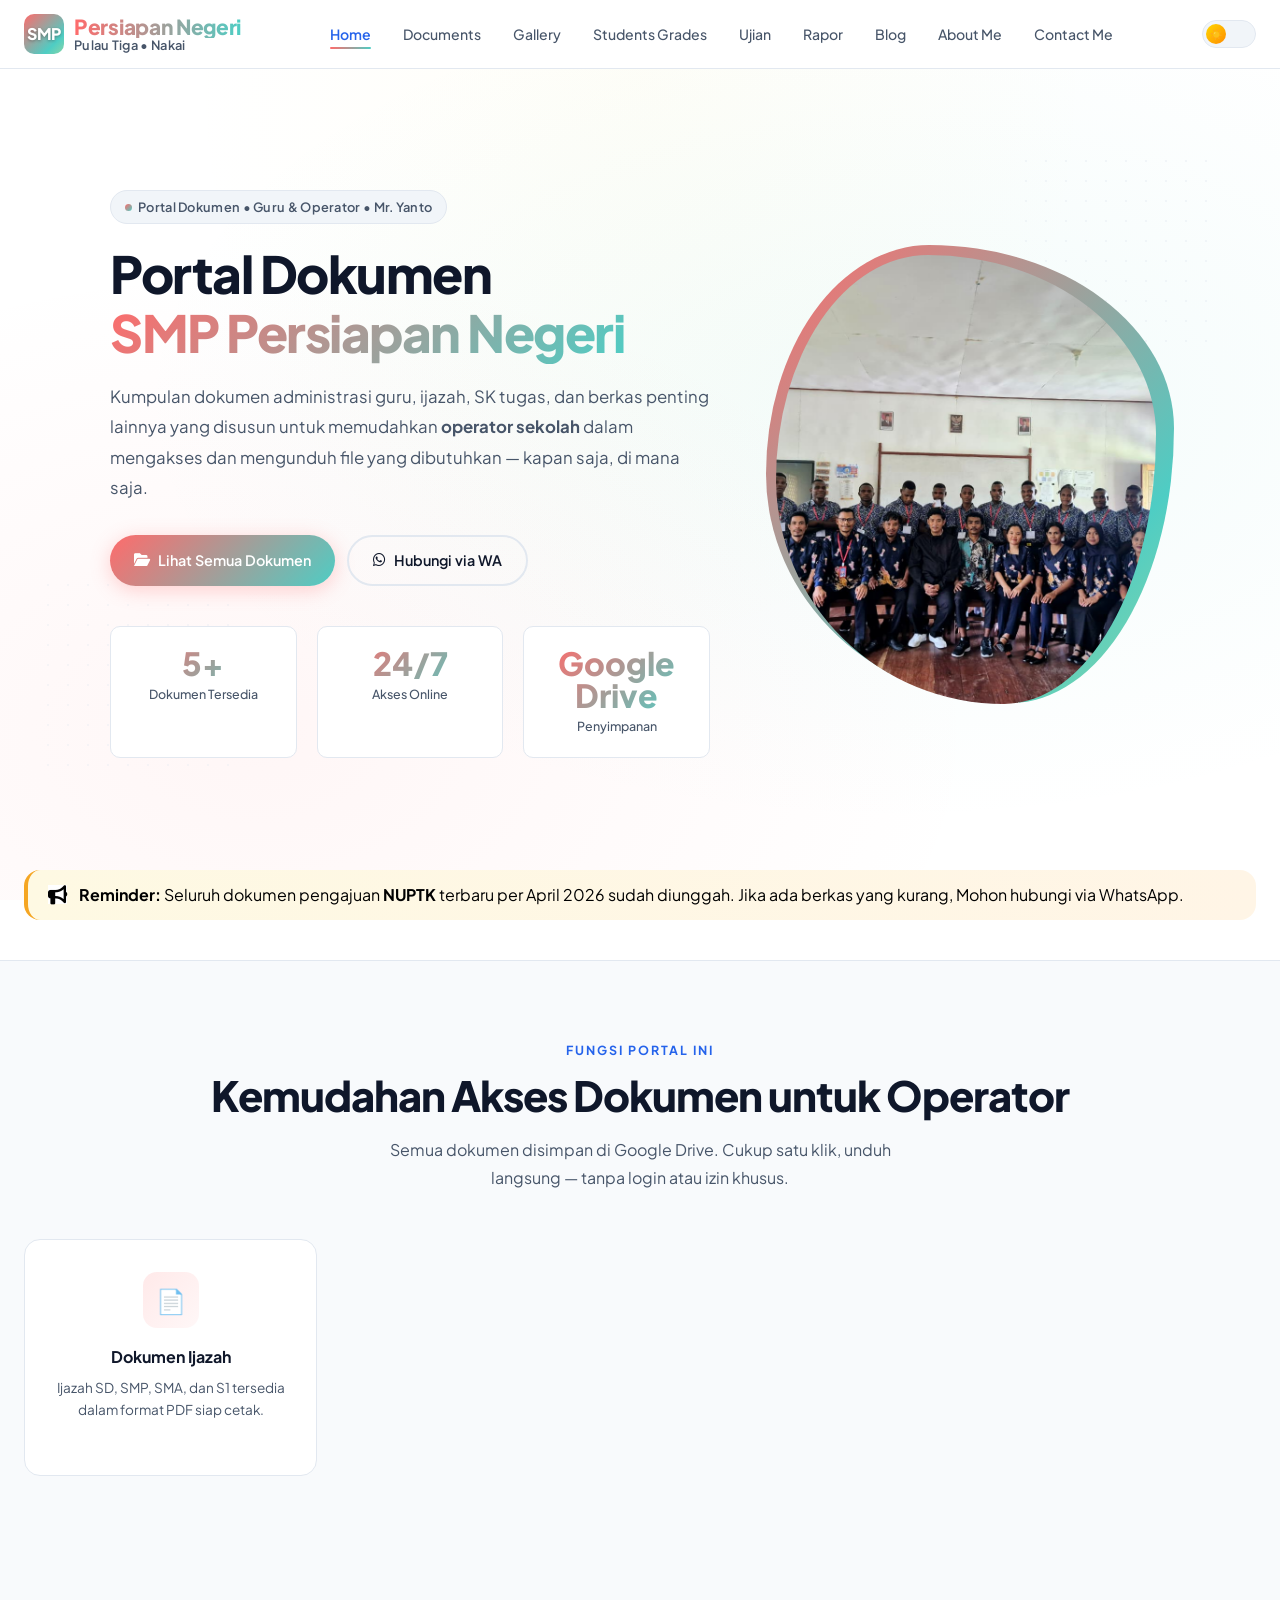
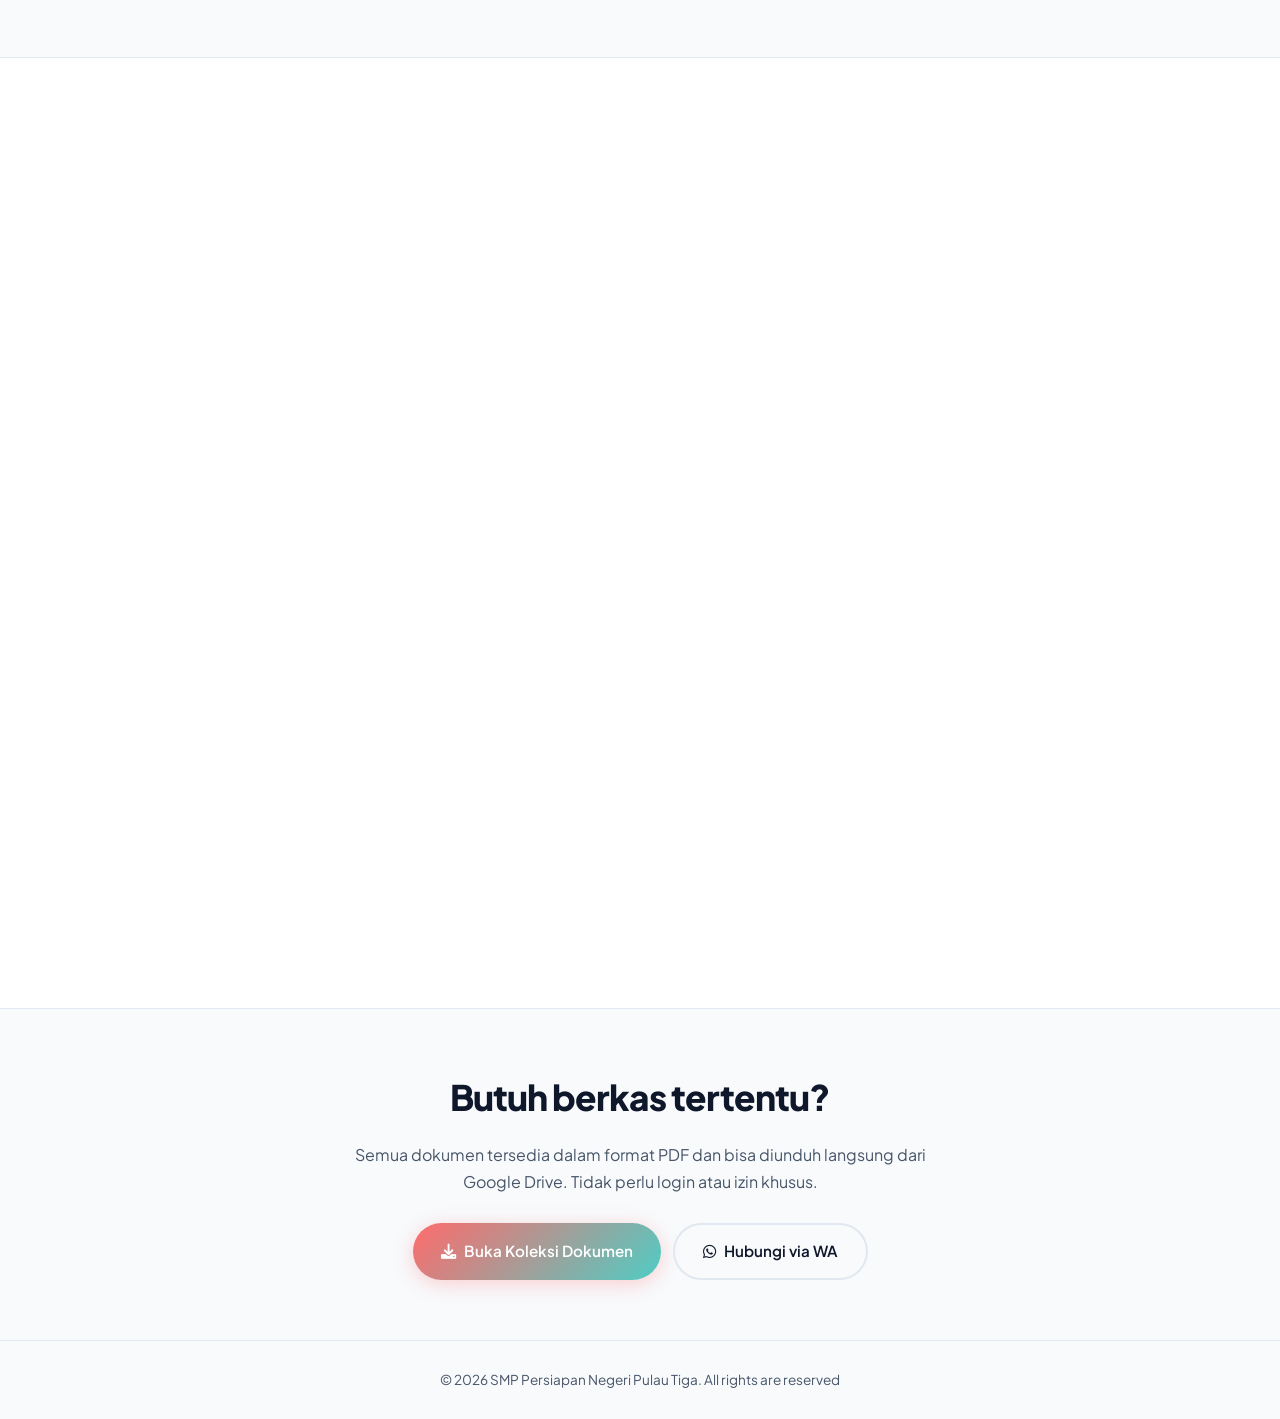
<file: index.html>
<!doctype html>
<html lang="id" data-theme="light">

<head>
  <meta charset="UTF-8" />
  <meta name="viewport" content="width=device-width, initial-scale=1.0" />
  <title>Beranda | Portal Dokumen - SMP Persiapan Negeri Pulau Tiga</title>
  <meta name="description"
    content="Portal dokumen resmi untuk kebutuhan operator sekolah. Akses mudah file penting seperti ijazah, SK, dan administrasi guru." />
  <link rel="preconnect" href="https://fonts.googleapis.com" />
  <link rel="preconnect" href="https://fonts.gstatic.com" crossorigin />
  <link href="https://fonts.googleapis.com/css2?family=Plus+Jakarta+Sans:wght@300;400;500;600;700;800&display=swap"
    rel="stylesheet" />
  <link rel="stylesheet" href="https://cdnjs.cloudflare.com/ajax/libs/font-awesome/6.0.0-beta3/css/all.min.css" />
  <link rel="stylesheet" href="css/style.css" />
  <style>
    /* tambahan kecil untuk konten baru */
    .announcement-bar {
      background: linear-gradient(90deg, #fef9e3, #fff5e6);
      border-left: 4px solid #f5a623;
      padding: 12px 20px;
      border-radius: 16px;
      display: flex;
      align-items: center;
      gap: 12px;
      flex-wrap: wrap;
      margin-bottom: 40px;
    }

    .quick-links {
      display: flex;
      flex-wrap: wrap;
      gap: 12px;
      justify-content: center;
      margin-top: 20px;
    }

    .quick-link-item {
      background: var(--card-bg);
      border: 1px solid var(--border);
      border-radius: 40px;
      padding: 8px 18px;
      font-size: 0.85rem;
      font-weight: 500;
      transition: all 0.2s;
    }

    .quick-link-item i {
      margin-right: 6px;
      font-size: 0.8rem;
    }

    .quick-link-item:hover {
      background: var(--bg2);
      transform: translateY(-2px);
    }

    /* PERBAIKAN: Responsive untuk section Tentang Portal Ini */
    .about-portal-grid {
      display: grid;
      grid-template-columns: 1fr 1fr;
      gap: 60px;
      align-items: center;
    }

    @media (max-width: 768px) {
      .about-portal-grid {
        grid-template-columns: 1fr;
        gap: 40px;
      }

      .announcement-bar {
        font-size: 0.85rem;
      }
    }
  </style>
</head>

<body>
  <!-- NAVBAR -->
  <nav class="navbar">
    <div class="container">
      <div class="nav-inner">
        <a href="index.html" class="logo">
          <div class="logo-icon">SMP</div>
          <div class="logo-text">
            <span class="logo-title">Persiapan Negeri</span>
            <span class="logo-sub">Pulau Tiga • Nakai</span>
          </div>
        </a>
        <ul class="nav-links">
          <li><a href="index.html">Home</a></li>
          <li><a href="documents.html">Documents</a></li>
          <li><a href="gallery.html">Gallery</a></li>
          <li><a href="grades.html">Students Grades</a></li>
          <li><a href="exam.html">Ujian</a></li>
          <li><a href="rapor.html">Rapor</a></li>
          <li><a href="blog.html">Blog</a></li>
          <li><a href="about.html">About Me</a></li>
          <li><a href="contact.html">Contact Me</a></li>
        </ul>
        <div class="nav-right">
          <button class="dark-toggle" aria-label="Toggle dark mode" id="darkToggleBtn">
            <div class="dark-toggle-ball">☀️</div>
          </button>
          <button class="hamburger" aria-label="Menu">
            <span></span><span></span><span></span>
          </button>
        </div>
      </div>
    </div>
  </nav>
  <div class="mobile-menu" id="mobileMenu">
    <a href="index.html">Home</a>
    <a href="documents.html">Documents</a>
    <a href="gallery.html">Gallery</a>
    <a href="grades.html">Students Grades</a>
    <a href="exam.html">Ujian</a>
    <a href="rapor.html">Rapor</a>
    <a href="blog.html">Blog</a>
    <a href="about.html">About Me</a>
    <a href="contact.html">Contact Me</a>
  </div>


  <div class="page-content">
    <!-- HERO - versi lebih rendah hati & profesional -->
    <section class="hero">
      <div class="hero-bg"></div>
      <div class="dots-grid" style="top: 10%; right: 5%; opacity: 0.4"></div>
      <div class="dots-grid" style="bottom: 15%; left: 3%; opacity: 0.3"></div>

      <div class="container">
        <div class="hero-inner">
          <div class="hero-text">
            <div class="badge fade-up" style="margin-bottom: 20px">
              <span class="badge-dot"></span>
              Portal Dokumen • Guru & Operator • Mr. Yanto
            </div>

            <h1 class="fade-up">
              Portal Dokumen<br /><span class="gradient-text">SMP Persiapan Negeri</span>
            </h1>

            <p class="hero-desc fade-up">
              Kumpulan dokumen administrasi guru, ijazah, SK tugas, dan berkas
              penting lainnya yang disusun untuk memudahkan
              <strong>operator sekolah</strong> dalam mengakses dan mengunduh
              file yang dibutuhkan — kapan saja, di mana saja.
            </p>

            <div class="hero-actions fade-up">
              <a href="documents.html" class="btn btn-primary">
                <i class="fas fa-folder-open"></i>
                Lihat Semua Dokumen
              </a>
              <a href="contact.html" class="btn btn-outline">
                <i class="fab fa-whatsapp"></i>
                Hubungi via WA
              </a>
            </div>

            <div class="stats-row fade-up">
              <div class="stat-card">
                <div class="stat-value">5+</div>
                <div class="stat-label">Dokumen Tersedia</div>
              </div>
              <div class="stat-card">
                <div class="stat-value">24/7</div>
                <div class="stat-label">Akses Online</div>
              </div>
              <div class="stat-card">
                <div class="stat-value">Google Drive</div>
                <div class="stat-label">Penyimpanan</div>
              </div>
            </div>
          </div>

          <div class="profile-wrapper fade-up">
            <div class="profile-frame">
              <img src="images/Pass.jpeg" alt="Aurelius Santotinus Agung, S.Pd." class="profile-img" onerror="
                    this.style.display = 'none';
                    this.parentNode.querySelector(
                      '.profile-placeholder',
                    ).style.display = 'flex';
                  " />
              <div class="profile-placeholder" style="
                    display: none;
                    position: absolute;
                    inset: 6px;
                    border-radius: 40% 60% 40% 60% / 50% 40% 60% 50%;
                    background: linear-gradient(
                      135deg,
                      var(--c1),
                      var(--c2),
                      var(--c3)
                    );
                    align-items: center;
                    justify-content: center;
                    font-size: 5rem;
                    color: white;
                    animation:
                      blobPulse 8s ease infinite,
                      float 6s ease-in-out infinite;
                    z-index: 1;
                  ">
                👨‍🏫
              </div>
            </div>
          </div>
        </div>
      </div>
    </section>

    <!-- PENGUMUMAN RINGAN (KONTEN RELEVAN) -->
    <div class="container" style="margin-top: -30px; position: relative; z-index: 5">
      <div class="announcement-bar fade-up" style="color: #000000">
        <i class="fas fa-bullhorn" style="font-size: 1.2rem; background-color: white; color: #000000"></i>
        <span><strong>Reminder:</strong> Seluruh dokumen pengajuan
          <strong>NUPTK</strong> terbaru per April 2026 sudah diunggah. Jika
          ada berkas yang kurang, Mohon hubungi via WhatsApp.</span>
      </div>
    </div>

    <!-- QUICK INFO SECTION -->
    <section class="section" style="
          background: var(--bg2);
          border-top: 1px solid var(--border);
          border-bottom: 1px solid var(--border);
        ">
      <div class="container">
        <div style="text-align: center; margin-bottom: 48px">
          <p class="section-label fade-up">Fungsi Portal Ini</p>
          <h2 class="section-title fade-up">
            Kemudahan Akses Dokumen untuk Operator
          </h2>
          <p class="section-desc fade-up" style="margin: 0 auto">
            Semua dokumen disimpan di Google Drive. Cukup satu klik, unduh
            langsung — tanpa login atau izin khusus.
          </p>
        </div>

        <div style="
              display: grid;
              grid-template-columns: repeat(auto-fit, minmax(240px, 1fr));
              gap: 20px;
            ">
          <div class="card fade-up" style="text-align: center; padding: 32px 24px">
            <div style="
                  width: 56px;
                  height: 56px;
                  border-radius: 14px;
                  background: linear-gradient(
                    135deg,
                    rgba(255, 107, 107, 0.15),
                    rgba(255, 107, 107, 0.05)
                  );
                  display: flex;
                  align-items: center;
                  justify-content: center;
                  margin: 0 auto 16px;
                  font-size: 1.5rem;
                ">
              📄
            </div>
            <h3 style="font-weight: 700; margin-bottom: 8px; font-size: 1rem">
              Dokumen Ijazah
            </h3>
            <p style="
                  font-size: 0.85rem;
                  color: var(--text2);
                  line-height: 1.6;
                ">
              Ijazah SD, SMP, SMA, dan S1 tersedia dalam format PDF siap
              cetak.
            </p>
          </div>

          <div class="card fade-up" style="text-align: center; padding: 32px 24px">
            <div style="
                  width: 56px;
                  height: 56px;
                  border-radius: 14px;
                  background: linear-gradient(
                    135deg,
                    rgba(78, 205, 196, 0.15),
                    rgba(78, 205, 196, 0.05)
                  );
                  display: flex;
                  align-items: center;
                  justify-content: center;
                  margin: 0 auto 16px;
                  font-size: 1.5rem;
                ">
              📋
            </div>
            <h3 style="font-weight: 700; margin-bottom: 8px; font-size: 1rem">
              SK & Surat Tugas
            </h3>
            <p style="
                  font-size: 0.85rem;
                  color: var(--text2);
                  line-height: 1.6;
                ">
              SK Dinas Pendidikan, pembagian tugas mengajar, dan surat
              keputusan lainnya.
            </p>
          </div>

          <div class="card fade-up" style="text-align: center; padding: 32px 24px">
            <div style="
                  width: 56px;
                  height: 56px;
                  border-radius: 14px;
                  background: linear-gradient(
                    135deg,
                    rgba(255, 230, 109, 0.2),
                    rgba(255, 140, 0, 0.1)
                  );
                  display: flex;
                  align-items: center;
                  justify-content: center;
                  margin: 0 auto 16px;
                  font-size: 1.5rem;
                ">
              ⚡
            </div>
            <h3 style="font-weight: 700; margin-bottom: 8px; font-size: 1rem">
              Download Langsung
            </h3>
            <p style="
                  font-size: 0.85rem;
                  color: var(--text2);
                  line-height: 1.6;
                ">
              Tidak perlu login atau akses khusus. Klik, unduh, dan gunakan.
            </p>
          </div>

          <div class="card fade-up" style="text-align: center; padding: 32px 24px">
            <div style="
                  width: 56px;
                  height: 56px;
                  border-radius: 14px;
                  background: linear-gradient(
                    135deg,
                    rgba(168, 230, 207, 0.2),
                    rgba(78, 205, 196, 0.1)
                  );
                  display: flex;
                  align-items: center;
                  justify-content: center;
                  margin: 0 auto 16px;
                  font-size: 1.5rem;
                ">
              📱
            </div>
            <h3 style="font-weight: 700; margin-bottom: 8px; font-size: 1rem">
              Akses Mobile
            </h3>
            <p style="
                  font-size: 0.85rem;
                  color: var(--text2);
                  line-height: 1.6;
                ">
              Responsif di HP, tablet, dan komputer. Bisa diakses kapan pun.
            </p>
          </div>
        </div>

        <div style="text-align: center; margin-top: 48px" class="fade-up">
          <a href="documents.html" class="btn btn-primary" style="font-size: 1rem; padding: 14px 32px">
            <i class="fas fa-folder-open"></i>
            Lihat Semua Dokumen
          </a>
        </div>
      </div>
    </section>

    <!-- ABOUT SNIPPET - PERBAIKAN: Responsive mobile -->
    <section class="section">
      <div class="container">
        <div class="about-portal-grid">
          <!-- Kolom Kiri: Teks -->
          <div class="fade-up">
            <p class="section-label">Tentang Portal Ini</p>
            <h2 class="section-title">Mengapa portal ini dibuat?</h2>
            <p style="
                  color: var(--text2);
                  line-height: 1.8;
                  margin-bottom: 20px;
                  font-size: 0.95rem;
                ">
              Portal ini dirancang untuk memudahkan operator sekolah dan pihak
              terkait dalam mengakses berkas-berkas administrasi guru. Semua
              file disimpan terpusat di Google Drive, sehingga tidak perlu
              mencari manual atau meminta berulang kali. Cukup buka situs ini,
              pilih dokumen, dan unduh.
            </p>
            <div class="quote-box" style="margin-bottom: 28px">
              “Tersedianya dokumen secara online menghemat waktu dan
              memudahkan koordinasi administrasi.”
            </div>
            <a href="about.html" class="btn btn-outline">
              Info lebih lanjut
              <i class="fas fa-arrow-right" style="margin-left: 4px"></i>
            </a>
          </div>

          <!-- Kolom Kanan: Info Cards -->
          <div class="fade-up" style="display: flex; flex-direction: column; gap: 16px">
            <div style="
                  display: flex;
                  align-items: center;
                  gap: 16px;
                  padding: 20px;
                  background: var(--card-bg);
                  border: 1px solid var(--border);
                  border-radius: var(--radius);
                ">
              <div style="
                    width: 44px;
                    height: 44px;
                    border-radius: 10px;
                    background: linear-gradient(
                      135deg,
                      rgba(255, 107, 107, 0.15),
                      rgba(255, 107, 107, 0.05)
                    );
                    display: flex;
                    align-items: center;
                    justify-content: center;
                    font-size: 1.1rem;
                    flex-shrink: 0;
                  ">
                🎓
              </div>
              <div>
                <div style="font-weight: 700; font-size: 0.92rem">
                  Aurelius Santotinus Agung, S.Pd.
                </div>
                <div style="font-size: 0.8rem; color: var(--text2)">
                  Guru Bahasa Inggris • Personal Website
                </div>
              </div>
            </div>
            <div style="
                  display: flex;
                  align-items: center;
                  gap: 16px;
                  padding: 20px;
                  background: var(--card-bg);
                  border: 1px solid var(--border);
                  border-radius: var(--radius);
                ">
              <div style="
                    width: 44px;
                    height: 44px;
                    border-radius: 10px;
                    background: linear-gradient(
                      135deg,
                      rgba(78, 205, 196, 0.15),
                      rgba(78, 205, 196, 0.05)
                    );
                    display: flex;
                    align-items: center;
                    justify-content: center;
                    font-size: 1.1rem;
                    flex-shrink: 0;
                  ">
                🏫
              </div>
              <div>
                <div style="font-weight: 700; font-size: 0.92rem">
                  SMP Persiapan Negeri Pulau Tiga
                </div>
                <div style="font-size: 0.8rem; color: var(--text2)">
                  Distrik Pulau Tiga, Kab. Asmat, Provinsi Papua Selatan
                </div>
              </div>
            </div>
            <div style="
                  display: flex;
                  align-items: center;
                  gap: 16px;
                  padding: 20px;
                  background: var(--card-bg);
                  border: 1px solid var(--border);
                  border-radius: var(--radius);
                ">
              <div style="
                    width: 44px;
                    height: 44px;
                    border-radius: 10px;
                    background: linear-gradient(
                      135deg,
                      rgba(255, 230, 109, 0.2),
                      rgba(255, 140, 0, 0.1)
                    );
                    display: flex;
                    align-items: center;
                    justify-content: center;
                    font-size: 1.1rem;
                    flex-shrink: 0;
                  ">
                📍
              </div>
              <div>
                <div style="font-weight: 700; font-size: 0.92rem">
                  Wilayah 3T
                </div>
                <div style="font-size: 0.8rem; color: var(--text2)">
                  Terdepan, Terluar, Tertinggal — semangat pelayanan
                  pendidikan
                </div>
              </div>
            </div>
          </div>
        </div>
      </div>
    </section>

    <!-- KONTEN TAMBAHAN: Tautan cepat & informasi layanan -->
    <section style="padding: 30px 0 40px">
      <div class="container">
        <div class="fade-up" style="text-align: center; margin-bottom: 30px">
          <h3 class="section-title" style="font-size: 1.6rem">
            ⚡ Tautan Cepat
          </h3>
          <p style="color: var(--text2)">
            Akses langsung ke dokumen yang paling sering dicari
          </p>
        </div>
        <div class="quick-links fade-up">
          <a href="documents.html?filter=ijazah" class="quick-link-item"><i class="fas fa-graduation-cap"></i> Ijazah
            S1</a>
          <a href="documents.html?filter=sk" class="quick-link-item"><i class="fas fa-file-signature"></i> SK Dinas</a>
          <a href="documents.html?filter=tugas" class="quick-link-item"><i class="fas fa-chalkboard-user"></i> SK Tugas
            Mengajar</a>
          <a href="documents.html?filter=sertifikat" class="quick-link-item"><i class="fas fa-certificate"></i>
            Sertifikat Pendukung</a>
          <a href="contact.html" class="quick-link-item"><i class="fab fa-whatsapp"></i> Minta Dokumen Lain</a>
        </div>
        <div style="
              margin-top: 32px;
              background: var(--card-bg);
              border: 1px solid var(--border);
              border-radius: 20px;
              padding: 22px 28px;
              text-align: center;
            " class="fade-up">
          <i class="fas fa-cloud-upload-alt" style="
                font-size: 1.8rem;
                color: var(--primary-light);
                margin-bottom: 8px;
                display: inline-block;
              "></i>
          <p style="margin-bottom: 0; font-weight: 500">
            🔒 Semua dokumen tersimpan aman di Google Drive.<br />
            <span style="font-size: 0.85rem; color: var(--text2)">Jika ada berkas yang perlu diperbarui atau
              ditambahkan, silakan
              hubungi pengelola portal.</span>
          </p>
        </div>
      </div>
    </section>

    <!-- CTA -->
    <section style="
          padding: 60px 0;
          background: var(--bg2);
          border-top: 1px solid var(--border);
        ">
      <div class="container">
        <div style="text-align: center; max-width: 580px; margin: 0 auto" class="fade-up">
          <h2 style="
                font-size: clamp(1.6rem, 3.5vw, 2.2rem);
                font-weight: 800;
                letter-spacing: -1px;
                margin-bottom: 16px;
              ">
            Butuh berkas tertentu?
          </h2>
          <p style="color: var(--text2); margin-bottom: 28px; line-height: 1.7">
            Semua dokumen tersedia dalam format PDF dan bisa diunduh langsung
            dari Google Drive. Tidak perlu login atau izin khusus.
          </p>
          <div style="
                display: flex;
                gap: 12px;
                justify-content: center;
                flex-wrap: wrap;
              ">
            <a href="documents.html" class="btn btn-primary" style="font-size: 0.95rem; padding: 14px 28px">
              <i class="fas fa-download"></i> Buka Koleksi Dokumen
            </a>
            <a href="contact.html" class="btn btn-outline" style="font-size: 0.95rem; padding: 14px 28px">
              <i class="fab fa-whatsapp"></i> Hubungi via WA
            </a>
          </div>
        </div>
      </div>
    </section>
  </div>

  <!-- FOOTER -->
  <footer>
    <div class="container">
      <p>© 2026 SMP Persiapan Negeri Pulau Tiga. All rights are reserved</p>
    </div>
  </footer>

  <script src="js/main.js"></script>
</body>

</html>
</file>
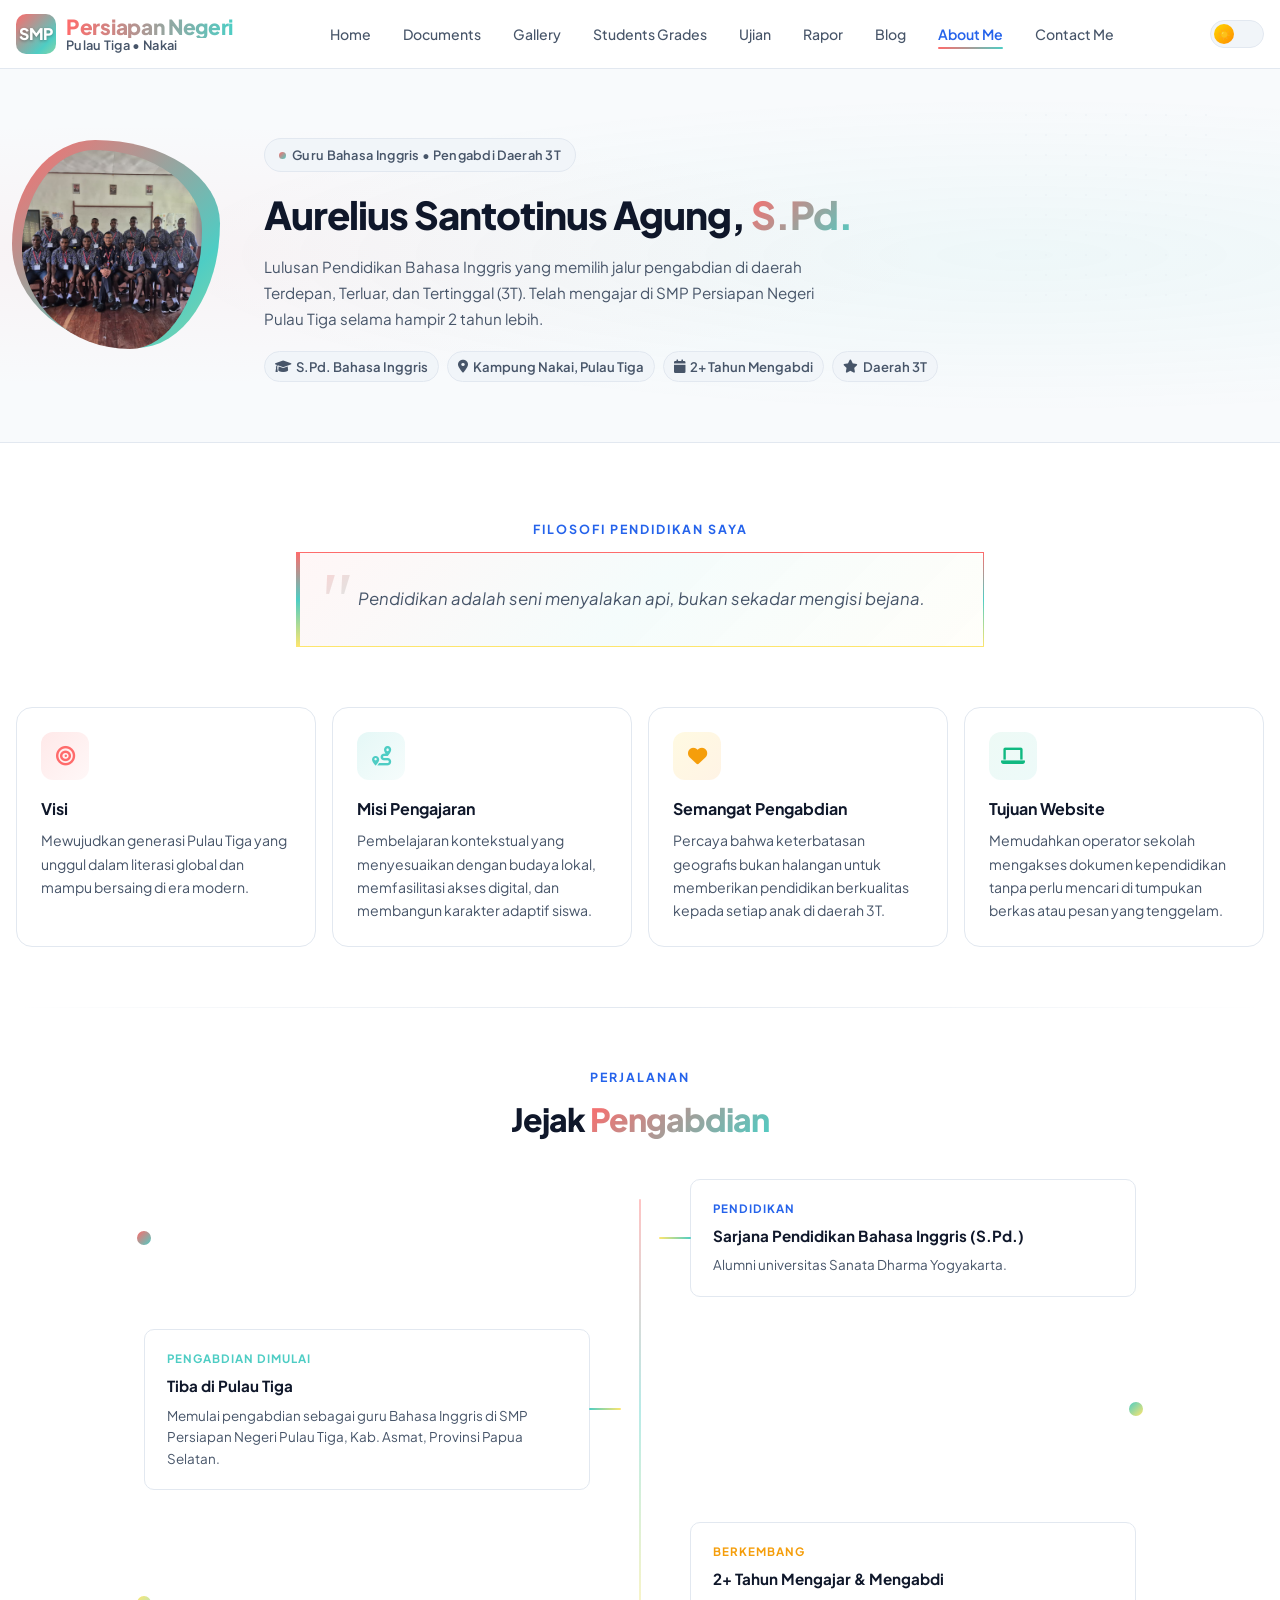
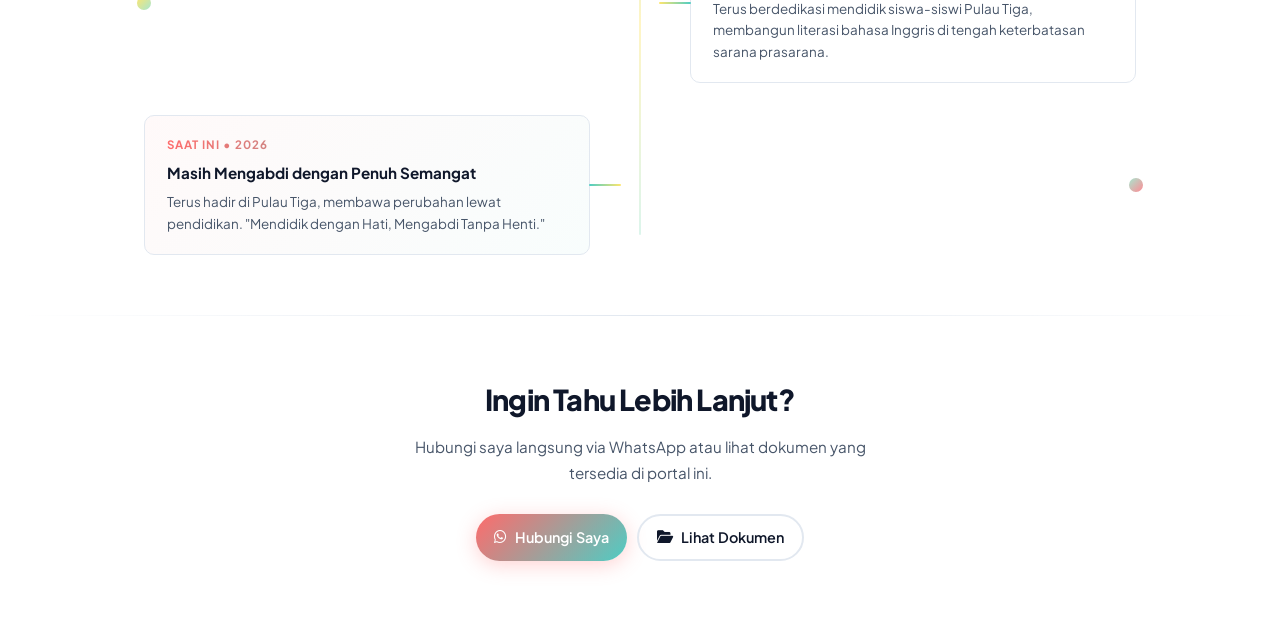
<file: about.html>
<!DOCTYPE html>
<html lang="id" data-theme="light">

<head>
  <meta charset="UTF-8">
  <meta name="viewport" content="width=device-width, initial-scale=1.0">
  <title>Tentang Saya | Portal SMP Persiapan Negeri Pulau Tiga</title>
  <meta name="description"
    content="Mengenal Aurelius Santotinus Agung, S.Pd. — Guru Bahasa Inggris pengabdi daerah 3T di SMP Persiapan Negeri Pulau Tiga, Maluku.">
  <link rel="preconnect" href="https://fonts.googleapis.com">
  <link rel="preconnect" href="https://fonts.gstatic.com" crossorigin>
  <link href="https://fonts.googleapis.com/css2?family=Plus+Jakarta+Sans:wght@300;400;500;600;700;800&display=swap"
    rel="stylesheet">
  <link rel="stylesheet" href="https://cdnjs.cloudflare.com/ajax/libs/font-awesome/6.0.0-beta3/css/all.min.css">
  <link rel="stylesheet" href="css/style.css">

<style>
  /* =============================================
       RESPONSIVE FIXES — about.html
       Mobile-first, overrides for tablet & desktop
    ============================================= */

  /* --- HERO SECTION --- */
  .about-hero {
    padding: 70px 0 60px;
    background: var(--bg2, #f8f9fc);
    border-bottom: 1px solid var(--border, #e5e7eb);
    position: relative;
    overflow: hidden;
  }

  .about-hero-inner {
    display: flex;
    flex-direction: column;
    align-items: center;
    gap: 28px;
    text-align: center;
  }

  @media (min-width: 720px) {
    .about-hero-inner {
      display: grid;
      grid-template-columns: auto 1fr;
      gap: 48px;
      align-items: center;
      text-align: left;
    }
  }

  /* --- PROFILE FRAME --- */
  .profile-wrapper {
    display: flex;
    justify-content: center;
    flex-shrink: 0;
  }

  .profile-frame {
    width: 140px !important;
    height: 140px !important;
  }

  @media (min-width: 480px) {
    .profile-frame {
      width: 170px !important;
      height: 170px !important;
    }
  }

  @media (min-width: 720px) {
    .profile-frame {
      width: 200px !important;
      height: 200px !important;
    }
  }

  /* --- HERO TEXT --- */
  .about-hero-text h1 {
    font-size: clamp(1.35rem, 5vw, 2.4rem);
    font-weight: 800;
    letter-spacing: -1px;
    margin-bottom: 8px;
  }

  .about-hero-text p {
    color: var(--text2, #6b7280);
    font-size: clamp(0.85rem, 3vw, 0.95rem);
    line-height: 1.7;
    margin-bottom: 20px;
    max-width: 580px;
  }

  /* --- TAGS --- */
  .hero-tags {
    display: flex;
    gap: 8px;
    flex-wrap: wrap;
    justify-content: center;
  }

  @media (min-width: 720px) {
    .hero-tags {
      justify-content: flex-start;
    }
  }

  .hero-tags .tag {
    font-size: clamp(0.72rem, 2.5vw, 0.82rem);
    padding: 4px 10px;
    white-space: nowrap;
  }

  /* --- BADGE --- */
  .about-badge {
    display: flex;
    justify-content: center;
    margin-bottom: 12px;
  }

  @media (min-width: 720px) {
    .about-badge {
      justify-content: flex-start;
    }
  }

  /* --- QUOTE BOX --- */
  .about-quote {
    max-width: 720px;
    margin: 0 auto 60px;
    padding: 0 16px;
  }

  .quote-box {
    padding: clamp(20px, 4vw, 32px) clamp(20px, 5vw, 40px) !important;
    font-size: clamp(0.9rem, 3vw, 1.05rem);
    line-height: 1.7;
  }

  /* --- FEATURE GRID --- */
  .about-grid {
    display: grid;
    grid-template-columns: 1fr;
    gap: 16px;
    margin-bottom: 60px;
  }

  @media (min-width: 500px) {
    .about-grid {
      grid-template-columns: repeat(2, 1fr);
    }
  }

  @media (min-width: 900px) {
    .about-grid {
      grid-template-columns: repeat(4, 1fr);
    }
  }

  .feature-card {
    padding: clamp(18px, 3vw, 24px);
  }

  .feature-card h3 {
    font-size: clamp(0.92rem, 2.5vw, 1rem);
  }

  .feature-card p {
    font-size: clamp(0.82rem, 2.2vw, 0.88rem);
    line-height: 1.65;
  }

  /* --- TIMELINE ZIG-ZAG (DESKTOP) & LURUS (MOBILE) --- */
  .timeline-wrapper {
    max-width: 900px;
    margin: 0 auto;
    padding: 0 4px;
  }

  .timeline-inner {
    position: relative;
    padding-left: 28px;
  }

  /* Garis vertikal untuk mobile */
  .timeline-line {
    position: absolute;
    left: 12px;
    top: 0;
    bottom: 0;
    width: 2px;
    background: linear-gradient(to bottom, var(--c1, #ff6b6b), var(--c2, #4ecdc4), var(--c3, #45b7d1));
    border-radius: 99px;
  }

  .timeline-item {
    position: relative;
    margin-bottom: 28px;
  }

  .timeline-dot {
    position: absolute;
    left: -22px;
    top: 6px;
    width: 12px;
    height: 12px;
    border-radius: 50%;
    border: 2px solid var(--bg, #fff);
  }

  .timeline-card {
    background: var(--card-bg, #fff);
    border: 1px solid var(--border, #e5e7eb);
    border-radius: var(--radius-sm, 12px);
    padding: clamp(14px, 3vw, 20px) clamp(14px, 3vw, 22px);
    transition: all 0.2s ease;
  }

  .timeline-card h4 {
    font-weight: 700;
    font-size: clamp(0.88rem, 2.5vw, 0.95rem);
    margin-bottom: 6px;
  }

  .timeline-card p {
    font-size: clamp(0.8rem, 2.2vw, 0.84rem);
    color: var(--text2, #6b7280);
    line-height: 1.6;
  }

  .timeline-label {
    font-size: 0.72rem;
    font-weight: 700;
    letter-spacing: 1px;
    text-transform: uppercase;
    margin-bottom: 6px;
  }

  /* ---- DESKTOP ZIG-ZAG (min-width: 768px) ---- */
  @media (min-width: 768px) {
    .timeline-wrapper {
      max-width: 1000px;
    }

    .timeline-inner {
      padding-left: 0;
      display: flex;
      flex-direction: column;
      gap: 32px;
      position: relative;
    }

    /* GARIS VERTIKAL TENGAH untuk desktop */
    .timeline-inner::before {
      content: '';
      position: absolute;
      left: 50%;
      top: 20px;
      bottom: 20px;
      width: 2px;
      background: linear-gradient(to bottom, var(--c1, #ff6b6b), var(--c2, #4ecdc4), var(--c3, #45b7d1), var(--c4, #f59e0b));
      transform: translateX(-50%);
      border-radius: 99px;
      opacity: 0.4;
      z-index: 0;
    }

    /* Sembunyikan garis vertikal bawaan (yang untuk mobile) */
    .timeline-line {
      display: none;
    }

    .timeline-item {
      margin-bottom: 0;
      width: 100%;
      position: relative;
      z-index: 1;
    }

    /* Gaya untuk setiap item: bergantian posisi */
    .timeline-item:nth-child(odd) .timeline-card {
      margin-left: 0;
      margin-right: auto;
      max-width: 45%;
      position: relative;
    }

    .timeline-item:nth-child(even) .timeline-card {
      margin-left: auto;
      margin-right: 0;
      max-width: 45%;
      position: relative;
    }

    /* Dot dan garis penghubung zig-zag */
    .timeline-dot {
      width: 18px;
      height: 18px;
      top: 50%;
      transform: translateY(-50%);
      z-index: 3;
    }

    /* Dot untuk item ganjil (kiri) - berada di sebelah kanan card */
    .timeline-item:nth-child(odd) .timeline-dot {
      left: auto;
      right: -9px;
    }

    /* Dot untuk item genap (kanan) - berada di sebelah kiri card */
    .timeline-item:nth-child(even) .timeline-dot {
      left: -9px;
      right: auto;
    }

    /* Garis penghubung horizontal (dari card ke garis tengah) */
    .timeline-item:nth-child(odd) .timeline-card::before {
      content: '';
      position: absolute;
      right: -32px;
      top: 50%;
      width: 32px;
      height: 2px;
      background: linear-gradient(90deg, var(--c2, #4ecdc4), var(--c3, #45b7d1));
      transform: translateY(-50%);
      z-index: 2;
      border-radius: 2px;
    }

    .timeline-item:nth-child(even) .timeline-card::before {
      content: '';
      position: absolute;
      left: -32px;
      top: 50%;
      width: 32px;
      height: 2px;
      background: linear-gradient(90deg, var(--c3, #45b7d1), var(--c2, #4ecdc4));
      transform: translateY(-50%);
      z-index: 2;
      border-radius: 2px;
    }

    /* Card hover effect */
    .timeline-card:hover {
      transform: translateY(-4px);
      box-shadow: 0 12px 24px -12px rgba(0, 0, 0, 0.15);
      border-color: rgba(78, 205, 196, 0.3);
    }
  }

  /* --- Penyesuaian untuk tablet kecil (768px - 1024px) --- */
  @media (min-width: 768px) and (max-width: 1024px) {

    .timeline-item:nth-child(odd) .timeline-card,
    .timeline-item:nth-child(even) .timeline-card {
      max-width: 55%;
    }

    .timeline-item:nth-child(odd) .timeline-card::before,
    .timeline-item:nth-child(even) .timeline-card::before {
      width: 24px;
    }

    .timeline-item:nth-child(odd) .timeline-card::before {
      right: -24px;
    }

    .timeline-item:nth-child(even) .timeline-card::before {
      left: -24px;
    }

    .timeline-item:nth-child(odd) .timeline-dot {
      right: -7px;
    }

    .timeline-item:nth-child(even) .timeline-dot {
      left: -7px;
    }
  }

  /* Mobile: tetap tampil lurus dengan garis vertikal */
  @media (max-width: 767px) {
    .timeline-inner {
      padding-left: 28px;
    }

    /* Sembunyikan garis vertikal tengah desktop di mobile */
    .timeline-inner::before {
      display: none;
    }

    .timeline-line {
      display: block;
    }

    .timeline-dot {
      left: -22px;
      top: 6px;
    }

    .timeline-card::before {
      display: none;
    }

    .timeline-item {
      margin-bottom: 28px;
    }

    .timeline-card {
      margin: 0;
      max-width: 100%;
    }
  }

  /* --- CTA SECTION --- */
  .about-cta {
    text-align: center;
    max-width: 520px;
    margin: 0 auto;
    padding: 0 16px;
  }

  .about-cta h2 {
    font-size: clamp(1.3rem, 4.5vw, 1.8rem);
    font-weight: 800;
    letter-spacing: -0.8px;
    margin-bottom: 12px;
  }

  .about-cta p {
    color: var(--text2, #6b7280);
    margin-bottom: 28px;
    font-size: clamp(0.85rem, 2.5vw, 0.95rem);
    line-height: 1.7;
  }

  .cta-buttons {
    display: flex;
    gap: 10px;
    justify-content: center;
    flex-wrap: wrap;
  }

  .cta-buttons .btn {
    font-size: clamp(0.82rem, 2.5vw, 0.9rem);
    padding: 10px 18px;
    white-space: nowrap;
  }

  /* --- SECTION TITLE RESPONSIVE --- */
  .section-title {
    font-size: clamp(1.4rem, 4vw, 2rem) !important;
  }

  /* --- CONTAINER PADDING ON MOBILE --- */
  .container {
    padding-left: max(16px, env(safe-area-inset-left));
    padding-right: max(16px, env(safe-area-inset-right));
  }

  /* --- SECTION PADDING --- */
  .section {
    padding-top: clamp(40px, 6vw, 80px) !important;
    padding-bottom: clamp(40px, 6vw, 80px) !important;
  }

  /* Divider margin */
  .divider {
    margin: clamp(32px, 5vw, 60px) 0 !important;
  }
</style>
</head>

<body>

  <!-- NAVBAR -->
  <nav class="navbar">
    <div class="container">
      <div class="nav-inner">
        <a href="index.html" class="logo">
          <div class="logo-icon">SMP</div>
          <div class="logo-text">
            <span class="logo-title">Persiapan Negeri</span>
            <span class="logo-sub">Pulau Tiga • Nakai</span>
          </div>
        </a>
      <ul class="nav-links">
        <li><a href="index.html">Home</a></li>
        <li><a href="documents.html">Documents</a></li>
        <li><a href="gallery.html">Gallery</a></li>
        <li><a href="grades.html">Students Grades</a></li>
        <li><a href="exam.html">Ujian</a></li>
        <li><a href="rapor.html">Rapor</a></li>
        <li><a href="blog.html">Blog</a></li>
        <li><a href="about.html">About Me</a></li>
        <li><a href="contact.html">Contact Me</a></li>
      </ul>
      <div class="nav-right">
        <button class="dark-toggle" aria-label="Toggle dark mode" id="darkToggleBtn">
          <div class="dark-toggle-ball">☀️</div>
        </button>
        <button class="hamburger" aria-label="Menu">
          <span></span><span></span><span></span>
        </button>
      </div>
      </div>
      </div>
      </nav>
      <div class="mobile-menu" id="mobileMenu">
        <a href="index.html">Home</a>
        <a href="documents.html">Documents</a>
        <a href="gallery.html">Gallery</a>
        <a href="grades.html">Students Grades</a>
        <a href="exam.html">Ujian</a>
        <a href="rapor.html">Rapor</a>
        <a href="blog.html">Blog</a>
        <a href="about.html">About Me</a>
        <a href="contact.html">Contact Me</a>
      </div>


  <div class="page-content">

    <!-- HERO ABOUT -->
    <section class="about-hero">
      <div class="page-header-bg"></div>
      <div class="dots-grid" style="top:10%;right:5%;opacity:0.3;"></div>
      <div class="container">
        <div class="about-hero-inner fade-up">

          <!-- Profile Image -->
          <div class="profile-wrapper">
            <div class="profile-frame">
              <img src="images/Kami.jpeg" alt="Aurelius Santotinus Agung, S.Pd." class="profile-img"
                onerror="this.style.display='none';this.parentNode.querySelector('.profile-placeholder').style.display='flex'">
              <div class="profile-placeholder"
                style="display:none;position:absolute;inset:6px;border-radius:40% 60% 40% 60% / 50% 40% 60% 50%;background:linear-gradient(135deg,var(--c1),var(--c2),var(--c3));align-items:center;justify-content:center;font-size:4rem;color:white;animation:blobPulse 8s ease infinite,float 6s ease-in-out infinite;z-index:1;">
                👨‍🏫</div>
            </div>
          </div>

          <!-- Text Content -->
          <div class="about-hero-text">
            <div class="about-badge">
              <div class="badge">
                <span class="badge-dot"></span>
                Guru Bahasa Inggris • Pengabdi Daerah 3T
              </div>
            </div>
            <h1>
              Aurelius Santotinus Agung, <span class="gradient-text">S.Pd.</span>
            </h1>
            <p>
              Lulusan Pendidikan Bahasa Inggris yang memilih jalur pengabdian di daerah Terdepan, Terluar, dan
              Tertinggal (3T). Telah mengajar di SMP Persiapan Negeri Pulau Tiga selama hampir 2 tahun lebih.
            </p>
            <div class="hero-tags">
              <span class="tag"><i class="fas fa-graduation-cap" style="margin-right:5px;"></i>S.Pd. Bahasa
                Inggris</span>
              <span class="tag"><i class="fas fa-map-marker-alt" style="margin-right:5px;"></i>Kampung Nakai, Pulau
                Tiga</span>
              <span class="tag"><i class="fas fa-calendar" style="margin-right:5px;"></i>2+ Tahun Mengabdi</span>
              <span class="tag"><i class="fas fa-star" style="margin-right:5px;"></i>Daerah 3T</span>
            </div>
          </div>

        </div>
      </div>
    </section>

    <!-- MAIN CONTENT -->
    <section class="section">
      <div class="container">

        <!-- FILOSOFI QUOTE -->
        <div class="about-quote fade-up">
          <p class="section-label" style="text-align:center;margin-bottom:12px;">Filosofi Pendidikan Saya</p>
          <div class="quote-box" style="text-align:center;">
            Pendidikan adalah seni menyalakan api, bukan sekadar mengisi bejana.
          </div>
        </div>

        <!-- FEATURE GRID -->
        <div class="about-grid fade-up">
          <div class="feature-card">
            <div class="feature-icon fi-1"><i class="fas fa-bullseye"></i></div>
            <h3>Visi</h3>
            <p>Mewujudkan generasi Pulau Tiga yang unggul dalam literasi global dan mampu bersaing di era modern.</p>
          </div>
          <div class="feature-card">
            <div class="feature-icon fi-2"><i class="fas fa-route"></i></div>
            <h3>Misi Pengajaran</h3>
            <p>Pembelajaran kontekstual yang menyesuaikan dengan budaya lokal, memfasilitasi akses digital, dan
              membangun karakter adaptif siswa.</p>
          </div>
          <div class="feature-card">
            <div class="feature-icon fi-3"><i class="fas fa-heart"></i></div>
            <h3>Semangat Pengabdian</h3>
            <p>Percaya bahwa keterbatasan geografis bukan halangan untuk memberikan pendidikan berkualitas kepada setiap
              anak di daerah 3T.</p>
          </div>
          <div class="feature-card">
            <div class="feature-icon fi-4"><i class="fas fa-laptop"></i></div>
            <h3>Tujuan Website</h3>
            <p>Memudahkan operator sekolah mengakses dokumen kependidikan tanpa perlu mencari di tumpukan berkas atau
              pesan yang tenggelam.</p>
          </div>
        </div>

        <div class="divider"></div>

        <!-- TIMELINE ZIG-ZAG (DESKTOP) & LURUS (MOBILE) -->
        <div class="timeline-wrapper fade-up">
          <p class="section-label" style="text-align:center;margin-bottom:12px;">Perjalanan</p>
          <h2 class="section-title" style="text-align:center;margin-bottom:40px;">
            Jejak <span class="gradient-text">Pengabdian</span>
          </h2>

          <div class="timeline-inner">
            <div class="timeline-line"></div>

            <!-- Item 1: Pendidikan -->
            <div class="timeline-item">
              <div class="timeline-dot" style="background:linear-gradient(135deg,var(--c1),var(--c2));"></div>
              <div class="timeline-card">
                <div class="timeline-label" style="color:var(--accent);">Pendidikan</div>
                <h4>Sarjana Pendidikan Bahasa Inggris (S.Pd.)</h4>
                <p>Alumni universitas Sanata Dharma Yogyakarta.</p>
              </div>
            </div>

            <!-- Item 2: Pengabdian Dimulai -->
            <div class="timeline-item">
              <div class="timeline-dot" style="background:linear-gradient(135deg,var(--c2),var(--c3));"></div>
              <div class="timeline-card">
                <div class="timeline-label" style="color:var(--c2);">Pengabdian Dimulai</div>
                <h4>Tiba di Pulau Tiga</h4>
                <p>Memulai pengabdian sebagai guru Bahasa Inggris di SMP Persiapan Negeri Pulau Tiga, Kab. Asmat,
                  Provinsi Papua Selatan.</p>
              </div>
            </div>

            <!-- Item 3: Berkembang -->
            <div class="timeline-item">
              <div class="timeline-dot" style="background:linear-gradient(135deg,var(--c3),var(--c4));"></div>
              <div class="timeline-card">
                <div class="timeline-label" style="color:#f59e0b;">Berkembang</div>
                <h4>2+ Tahun Mengajar & Mengabdi</h4>
                <p>Terus berdedikasi mendidik siswa-siswi Pulau Tiga, membangun literasi bahasa Inggris di tengah
                  keterbatasan sarana prasarana.</p>
              </div>
            </div>

            <!-- Item 4: Saat Ini (dengan animasi pulse) -->
            <div class="timeline-item" style="margin-bottom:0;">
              <div class="timeline-dot"
                style="background:linear-gradient(135deg,var(--c4),var(--c5));animation:pulse 2s ease infinite;"></div>
              <div class="timeline-card"
                style="background:linear-gradient(135deg,rgba(255,107,107,0.04),rgba(78,205,196,0.04));">
                <div class="timeline-label"
                  style="background:linear-gradient(90deg,var(--c1),var(--c2));-webkit-background-clip:text;-webkit-text-fill-color:transparent;background-clip:text;">
                  Saat Ini • 2026</div>
                <h4>Masih Mengabdi dengan Penuh Semangat</h4>
                <p>Terus hadir di Pulau Tiga, membawa perubahan lewat pendidikan. "Mendidik dengan Hati, Mengabdi
                  Tanpa Henti."</p>
              </div>
            </div>

          </div>
        </div>

        <div class="divider"></div>

        <!-- CTA -->
        <div class="about-cta fade-up">
          <h2>Ingin Tahu Lebih Lanjut?</h2>
          <p>Hubungi saya langsung via WhatsApp atau lihat dokumen yang tersedia di portal ini.</p>
          <div class="cta-buttons">
            <a href="contact.html" class="btn btn-primary">
              <i class="fab fa-whatsapp"></i> Hubungi Saya
            </a>
            <a href="documents.html" class="btn btn-outline">
              <i class="fas fa-folder-open"></i> Lihat Dokumen
            </a>
          </div>
        </div>

      </div>
    </section>

  </div>

  <script src="js/main.js"></script>
</body>

</html>
</file>
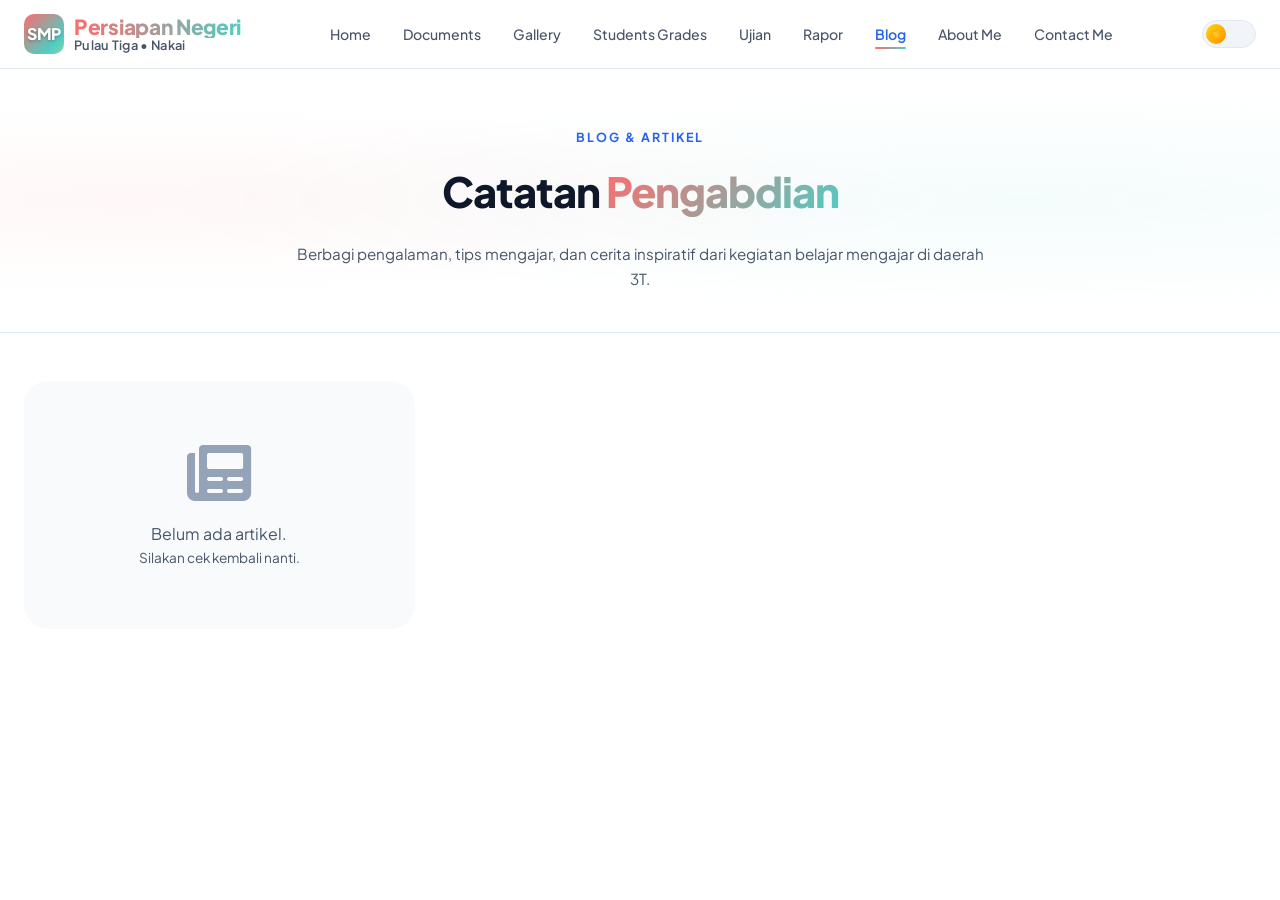
<file: blog.html>
<!DOCTYPE html>
<html lang="id" data-theme="light">

<head>
    <meta charset="UTF-8">
    <meta name="viewport" content="width=device-width, initial-scale=1.0, user-scalable=yes">
    <title>Blog | SMP Persiapan Negeri Pulau Tiga</title>
    <meta name="description"
        content="Blog dan artikel tentang kegiatan belajar mengajar, tips pendidikan, dan pengalaman mengajar di daerah 3T.">
    <link rel="preconnect" href="https://fonts.googleapis.com">
    <link rel="preconnect" href="https://fonts.gstatic.com" crossorigin>
    <link href="https://fonts.googleapis.com/css2?family=Plus+Jakarta+Sans:wght@300;400;500;600;700;800&display=swap"
        rel="stylesheet">
    <link rel="stylesheet" href="https://cdnjs.cloudflare.com/ajax/libs/font-awesome/6.0.0-beta3/css/all.min.css">
    <link rel="stylesheet" href="css/style.css">
    <style>
        .blog-grid {
            display: grid;
            grid-template-columns: repeat(auto-fill, minmax(350px, 1fr));
            gap: 30px;
            margin-bottom: 60px;
        }

        .blog-card {
            background: var(--card-bg);
            border: 1px solid var(--border);
            border-radius: 5px;
            overflow: hidden;
            transition: all 0.3s ease;
            cursor: pointer;
        }

        /* .blog-card:hover {
            transform: translateY(-8px);
            box-shadow: var(--shadow-lg);
            border-color: var(--c1);
        } */

        .blog-image {
            height: 220px;
            overflow: hidden;
            background: var(--bg3);
            position: relative;
        }

        .blog-image img {
            width: 100%;
            height: 100%;
            object-fit: cover;
            transition: transform 0.5s ease;
        }

        .blog-card:hover .blog-image img {
            transform: scale(1.05);
        }

        .blog-category {
            position: absolute;
            top: 12px;
            left: 12px;
            padding: 4px 12px;
            border-radius: 99px;
            font-size: 0.7rem;
            font-weight: 600;
            color: white;
        }

        .blog-category.tips {
            background: #10b981;
        }

        .blog-category.experience {
            background: #3b82f6;
        }

        .blog-category.news {
            background: #f59e0b;
        }

        .blog-category.activity {
            background: #8b5cf6;
        }

        .blog-content {
            padding: 20px;
        }

        .blog-title {
            font-size: 1.1rem;
            font-weight: 700;
            color: var(--text);
            margin-bottom: 8px;
            line-height: 1.4;
            overflow: hidden;
            display: -webkit-box;
            -webkit-box-orient: vertical;
        }

        .blog-meta {
            display: flex;
            gap: 15px;
            margin-bottom: 12px;
            font-size: 0.7rem;
            color: var(--text3);
            flex-wrap: wrap;
        }

        .blog-meta span {
            display: flex;
            align-items: center;
            gap: 5px;
        }

        .blog-excerpt {
            font-size: 0.85rem;
            color: var(--text2);
            line-height: 1.6;
            margin-bottom: 16px;
            overflow: hidden;
            display: -webkit-box;
            -webkit-box-orient: vertical;
        }

        .read-more {
            color: var(--c1);
            font-weight: 600;
            font-size: 0.8rem;
            text-decoration: none;
            display: inline-flex;
            align-items: center;
            gap: 5px;
        }

        .read-more:hover {
            text-decoration: underline;
        }

        .empty-blog {
            text-align: center;
            padding: 60px 20px;
            background: var(--bg2);
            border-radius: 24px;
        }

        .empty-blog i {
            font-size: 4rem;
            color: var(--text3);
            margin-bottom: 16px;
        }

        .empty-blog p {
            color: var(--text2);
        }

        .loading {
            text-align: center;
            padding: 60px;
        }

        .loading-spinner {
            width: 50px;
            height: 50px;
            border: 3px solid var(--border);
            border-top-color: var(--c1);
            border-radius: 50%;
            animation: spin 0.8s linear infinite;
            margin: 0 auto 20px;
        }

        @keyframes spin {
            to {
                transform: rotate(360deg);
            }
        }

        @media (max-width: 768px) {
            .blog-grid {
                grid-template-columns: 1fr;
            }
        }
    </style>
</head>

<body>

    <!-- NAVBAR -->
    <nav class="navbar">
        <div class="container">
            <div class="nav-inner">
                <a href="index.html" class="logo">
                    <div class="logo-icon">SMP</div>
                    <div class="logo-text">
                        <span class="logo-title">Persiapan Negeri</span>
                        <span class="logo-sub">Pulau Tiga • Nakai</span>
                    </div>
                </a>
        <ul class="nav-links">
            <li><a href="index.html">Home</a></li>
            <li><a href="documents.html">Documents</a></li>
            <li><a href="gallery.html">Gallery</a></li>
            <li><a href="grades.html">Students Grades</a></li>
            <li><a href="exam.html">Ujian</a></li>
            <li><a href="rapor.html">Rapor</a></li>
            <li><a href="blog.html">Blog</a></li>
            <li><a href="about.html">About Me</a></li>
            <li><a href="contact.html">Contact Me</a></li>
        </ul>
        <div class="nav-right">
            <button class="dark-toggle" aria-label="Toggle dark mode" id="darkToggleBtn">
                <div class="dark-toggle-ball">☀️</div>
            </button>
            <button class="hamburger" aria-label="Menu">
                <span></span><span></span><span></span>
            </button>
        </div>
        </div>
        </div>
        </nav>
        <div class="mobile-menu" id="mobileMenu">
            <a href="index.html">Home</a>
            <a href="documents.html">Documents</a>
            <a href="gallery.html">Gallery</a>
            <a href="grades.html">Students Grades</a>
            <a href="exam.html">Ujian</a>
            <a href="rapor.html">Rapor</a>
            <a href="blog.html">Blog</a>
            <a href="about.html">About Me</a>
            <a href="contact.html">Contact Me</a>
        </div>

    <div class="page-content">
        <div class="page-header">
            <div class="page-header-bg"></div>
            <div class="container">
                <div class="fade-up" style="text-align: center; max-width: 700px; margin: 0 auto;">
                    <p class="section-label">Blog & Artikel</p>
                    <h1
                        style="font-size:clamp(1.8rem,4vw,2.6rem);font-weight:800;letter-spacing:-1px;margin-bottom:16px;">
                        Catatan <span class="gradient-text">Pengabdian</span>
                    </h1>
                    <p style="color:var(--text2);font-size:0.95rem;line-height:1.7;">
                        Berbagi pengalaman, tips mengajar, dan cerita inspiratif dari kegiatan belajar mengajar di
                        daerah 3T.
                    </p>
                </div>
            </div>
        </div>

        <div class="container" style="padding-bottom: 80px;">
            <!-- BLOG GRID -->
            <div class="blog-grid" id="blogGrid">
                <div class="loading">
                    <div class="loading-spinner"></div>
                    <p>Memuat artikel...</p>
                </div>
            </div>
        </div>
    </div>
    <br><br>

    <script src="js/main.js"></script>
    <script>
        // ===== KONFIGURASI =====
        // GANTI DENGAN WEB APP URL ANDA!
        const APPS_SCRIPT_URL = 'https://script.google.com/macros/s/AKfycbwKklVbd31j2FospmGAJoXkGGZyaASx8MQ3bHzK0GauTwNbEPhc0cIm8lVnHxt32Z-__Q/exec';

        // ===== FUNGSI =====
        function stripHtml(html) {
            const temp = document.createElement('div');
            temp.innerHTML = html;
            return temp.textContent || temp.innerText || '';
        }

        function escapeHtml(text) {
            if (!text) return '';
            const div = document.createElement('div');
            div.textContent = text;
            return div.innerHTML;
        }

        function formatDate(dateString) {
            if (!dateString) return '';
            const date = new Date(dateString);
            return date.toLocaleDateString('id-ID', { day: 'numeric', month: 'long', year: 'numeric' });
        }

        function getCategoryLabel(kategori) {
            const labels = {
                tips: 'Tips Mengajar',
                experience: 'Pengalaman',
                news: 'Berita',
                activity: 'Kegiatan'
            };
            return labels[kategori] || 'Artikel';
        }

        function getCategoryColor(kategori) {
            const colors = {
                tips: '#10b981',
                experience: '#3b82f6',
                news: '#f59e0b',
                activity: '#8b5cf6'
            };
            return colors[kategori] || '#10b981';
        }

        // ===== AMBIL ARTIKEL DARI APPS SCRIPT =====
        async function loadArticles() {
            try {
                const response = await fetch(`${APPS_SCRIPT_URL}?action=getAllArticles&t=${Date.now()}`);
                const result = await response.json();

                if (result.success && result.data) {
                    return result.data;
                }
                return [];
            } catch (error) {
                console.error('Error loading articles:', error);
                return [];
            }
        }

        // ===== RENDER BLOG =====
        async function renderBlog() {
            const grid = document.getElementById('blogGrid');
            if (!grid) return;

            const articles = await loadArticles();

            if (articles.length === 0) {
                grid.innerHTML = `
                    <div class="empty-blog">
                        <i class="fas fa-newspaper"></i>
                        <p>Belum ada artikel.</p>
                        <p style="font-size: 0.85rem;">Silakan cek kembali nanti.</p>
                    </div>
                `;
                return;
            }

            // Urutkan dari terbaru ke terlama
            const sortedArticles = [...articles].sort((a, b) => new Date(b.timestamp) - new Date(a.timestamp));

            grid.innerHTML = sortedArticles.map(article => {
                const plainText = stripHtml(article.isi);
                const excerpt = plainText.substring(0, 120) + (plainText.length > 120 ? '...' : '');
                const imageUrl = article.gambar || `https://placehold.co/600x400/var(--bg3)/var(--text2)?text=${encodeURIComponent(article.judul)}`;
                const categoryLabel = getCategoryLabel(article.kategori);
                const categoryColor = getCategoryColor(article.kategori);

                return `
                    <div class="blog-card" onclick="window.location.href='post.html?id=${article.id}'">
                        <div class="blog-image">
                            <img src="${imageUrl}" 
                                 alt="${escapeHtml(article.judul)}" 
                                 onerror="this.src='https://placehold.co/600x400/var(--bg3)/var(--text2)?text=${encodeURIComponent(article.judul)}'">
                            <span class="blog-category ${article.kategori}" style="background: ${categoryColor}">
                                ${categoryLabel}
                            </span>
                        </div>
                        <div class="blog-content">
                            <h3 class="blog-title">${escapeHtml(article.judul)}</h3>
                            <div class="blog-meta">
                                <span><i class="fas fa-calendar-alt"></i> ${formatDate(article.timestamp)}</span>
                                <span><i class="fas fa-eye"></i> ${article.views || 0} views</span>
                            </div>
                            <p class="blog-excerpt">${escapeHtml(excerpt)}</p>
                            <a href="post.html?id=${article.id}" class="read-more" onclick="event.stopPropagation()">
                                Baca selengkapnya <i class="fas fa-arrow-right"></i>
                            </a>
                        </div>
                    </div>
                `;
            }).join('');
        }

        // ===== INIT =====
        document.addEventListener('DOMContentLoaded', () => {
            renderBlog();
        });
    </script>
</body>

</html>
</file>
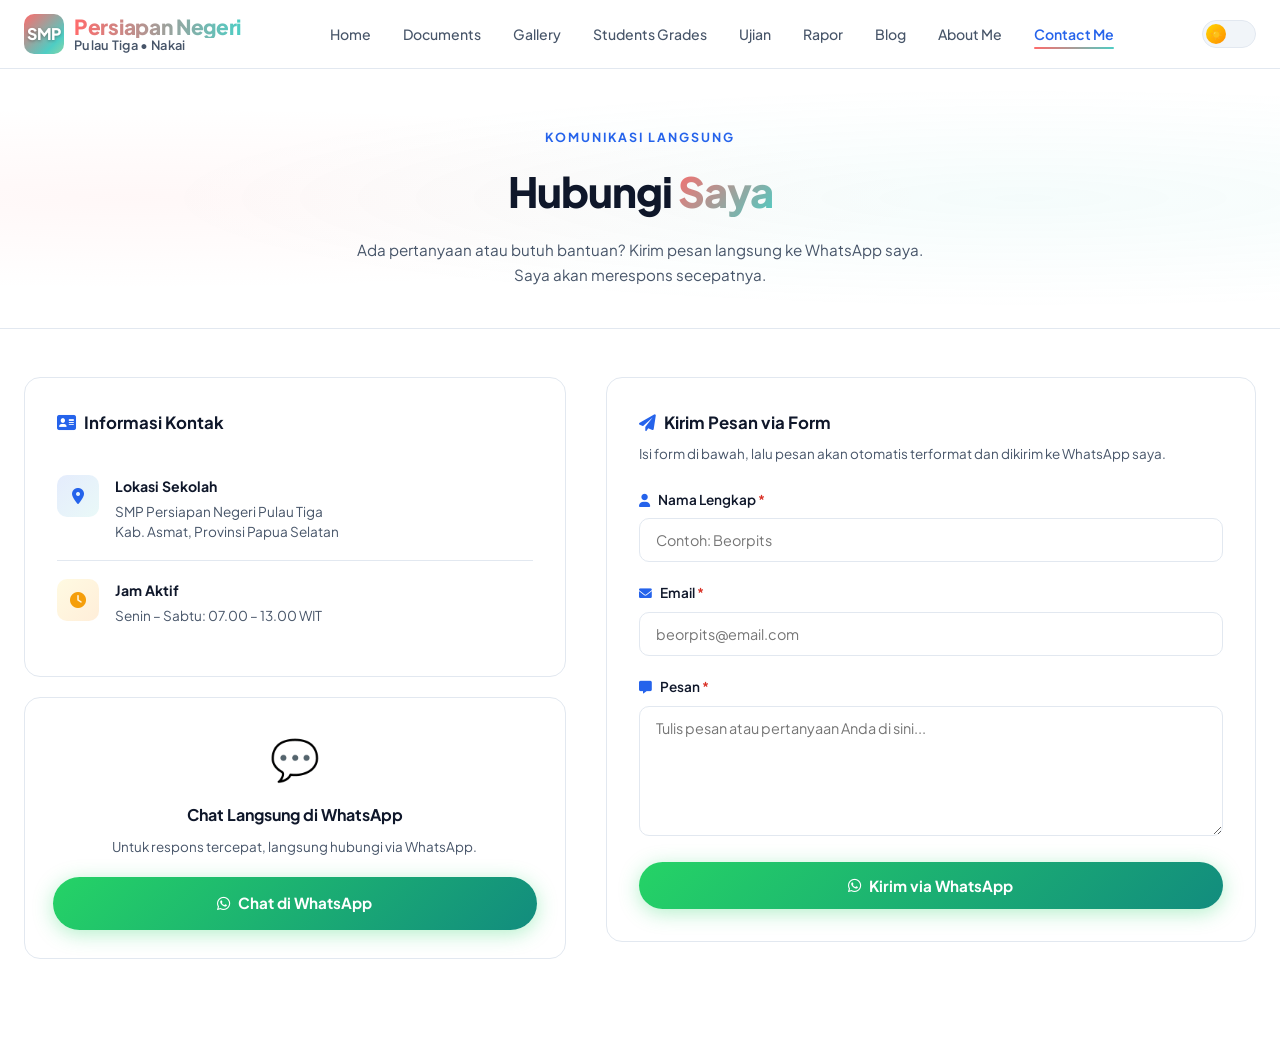
<file: contact.html>
<!DOCTYPE html>
<html lang="id" data-theme="light">

<head>
  <meta charset="UTF-8">
  <meta name="viewport" content="width=device-width, initial-scale=1.0">
  <title>Hubungi Saya | Portal SMP Persiapan Negeri Pulau Tiga</title>
  <meta name="description"
    content="Hubungi Aurelius Santotinus Agung, S.Pd. via WhatsApp untuk pertanyaan seputar dokumen guru.">
  <link rel="preconnect" href="https://fonts.googleapis.com">
  <link rel="preconnect" href="https://fonts.gstatic.com" crossorigin>
  <link href="https://fonts.googleapis.com/css2?family=Plus+Jakarta+Sans:wght@300;400;500;600;700;800&display=swap"
    rel="stylesheet">
  <link rel="stylesheet" href="https://cdnjs.cloudflare.com/ajax/libs/font-awesome/6.0.0-beta3/css/all.min.css">
  <link rel="stylesheet" href="css/style.css">
</head>

<body>

<!-- NAVBAR -->
<nav class="navbar">
  <div class="container">
    <div class="nav-inner">
      <a href="index.html" class="logo">
        <div class="logo-icon">SMP</div>
        <div class="logo-text">
          <span class="logo-title">Persiapan Negeri</span>
          <span class="logo-sub">Pulau Tiga • Nakai</span>
        </div>
      </a>
      <ul class="nav-links">
        <li><a href="index.html">Home</a></li>
        <li><a href="documents.html">Documents</a></li>
        <li><a href="gallery.html">Gallery</a></li>
        <li><a href="grades.html">Students Grades</a></li>
        <li><a href="exam.html">Ujian</a></li>
        <li><a href="rapor.html">Rapor</a></li>
        <li><a href="blog.html">Blog</a></li>
        <li><a href="about.html">About Me</a></li>
        <li><a href="contact.html">Contact Me</a></li>
      </ul>
      <div class="nav-right">
        <button class="dark-toggle" aria-label="Toggle dark mode" id="darkToggleBtn">
          <div class="dark-toggle-ball">☀️</div>
        </button>
        <button class="hamburger" aria-label="Menu">
          <span></span><span></span><span></span>
        </button>
      </div>
      </div>
      </div>
      </nav>
      <div class="mobile-menu" id="mobileMenu">
        <a href="index.html">Home</a>
        <a href="documents.html">Documents</a>
        <a href="gallery.html">Gallery</a>
        <a href="grades.html">Students Grades</a>
        <a href="exam.html">Ujian</a>
        <a href="rapor.html">Rapor</a>
        <a href="blog.html">Blog</a>
        <a href="about.html">About Me</a>
        <a href="contact.html">Contact Me</a>
      </div>



  <div class="page-content">

    <!-- PAGE HEADER -->
    <div class="page-header">
      <div class="page-header-bg"></div>
      <div class="container">
        <div class="fade-up" style="text-align:center;max-width:600px;margin:0 auto;">
          <p class="section-label">Komunikasi Langsung</p>
          <h1 style="font-size:clamp(1.8rem,4vw,2.6rem);font-weight:800;letter-spacing:-1px;margin-bottom:12px;">
            Hubungi <span class="gradient-text">Saya</span>
          </h1>
          <p style="color:var(--text2);font-size:0.95rem;line-height:1.7;">
            Ada pertanyaan atau butuh bantuan? Kirim pesan langsung ke WhatsApp saya. Saya akan merespons secepatnya.
          </p>
        </div>
      </div>
    </div>

    <!-- CONTACT GRID -->
    <div class="container" style="padding-bottom:80px;">
      <div class="contact-grid fade-up">

        <!-- LEFT: Contact Info -->
        <div>
          <div class="contact-info-box" style="margin-bottom:20px;">
            <h2 style="font-size:1.05rem;font-weight:700;margin-bottom:20px;display:flex;align-items:center;gap:8px;">
              <i class="fas fa-address-card" style="color:var(--accent);"></i>
              Informasi Kontak
            </h2>

            <div class="contact-item">
              <div class="contact-icon ci-loc">
                <i class="fas fa-map-marker-alt"></i>
              </div>
              <div class="contact-detail">
                <h4>Lokasi Sekolah</h4>
                <p>SMP Persiapan Negeri Pulau Tiga<br>Kab. Asmat, Provinsi Papua Selatan</p>
              </div>
            </div>

            <div class="contact-item">
              <div class="contact-icon ci-time">
                <i class="fas fa-clock"></i>
              </div>
              <div class="contact-detail">
                <h4>Jam Aktif</h4>
                <p>Senin – Sabtu: 07.00 – 13.00 WIT</p>
              </div>
            </div>
          </div>

          <!-- Quick WA Button -->
          <div class="contact-info-box" style="text-align:center;padding:28px;">
            <div style="font-size:2.5rem;margin-bottom:12px;">💬</div>
            <h3 style="font-weight:700;font-size:1rem;margin-bottom:8px;">Chat Langsung di WhatsApp</h3>
            <p style="font-size:0.84rem;color:var(--text2);margin-bottom:20px;line-height:1.6;">
              Untuk respons tercepat, langsung hubungi via WhatsApp.
            </p>
            <a href="https://wa.me/6282254730476?text=Halo%20Pak%20Aurelius%2C%20saya%20ingin%20menanyakan%20tentang%20dokumen..."
              target="_blank" class="btn btn-wa">
              <i class="fab fa-whatsapp"></i>
              Chat di WhatsApp
            </a>
          </div>
        </div>

        <!-- RIGHT: Form -->
        <div class="contact-form-box fade-up">
          <h2 style="font-size:1.05rem;font-weight:700;margin-bottom:6px;display:flex;align-items:center;gap:8px;">
            <i class="fas fa-paper-plane" style="color:var(--accent);"></i>
            Kirim Pesan via Form
          </h2>
          <p style="font-size:0.84rem;color:var(--text2);margin-bottom:24px;line-height:1.6;">
            Isi form di bawah, lalu pesan akan otomatis terformat dan dikirim ke WhatsApp saya.
          </p>

          <form id="contactForm">
            <div class="form-group">
              <label for="name">
                <i class="fas fa-user" style="margin-right:6px;color:var(--accent);font-size:0.8rem;"></i>
                Nama Lengkap <span style="color:#d93025;">*</span>
              </label>
              <input type="text" id="name" name="name" placeholder="Contoh: Beorpits" required>
            </div>

            <div class="form-group">
              <label for="email">
                <i class="fas fa-envelope" style="margin-right:6px;color:var(--accent);font-size:0.8rem;"></i>
                Email <span style="color:#d93025;">*</span>
              </label>
              <input type="email" id="email" name="email" placeholder="beorpits@email.com" required>
            </div>

            <div class="form-group">
              <label for="message">
                <i class="fas fa-message" style="margin-right:6px;color:var(--accent);font-size:0.8rem;"></i>
                Pesan <span style="color:#d93025;">*</span>
              </label>
              <textarea id="message" name="message" rows="5" placeholder="Tulis pesan atau pertanyaan Anda di sini..."
                required></textarea>
            </div>

            <button type="submit" class="btn btn-wa" style="font-size:0.95rem;">
              <i class="fab fa-whatsapp"></i>
              Kirim via WhatsApp
            </button>
          </form>
        </div>

      </div>
    </div>

  </div>

  <script src="js/main.js"></script>
</body>

</html>
</file>
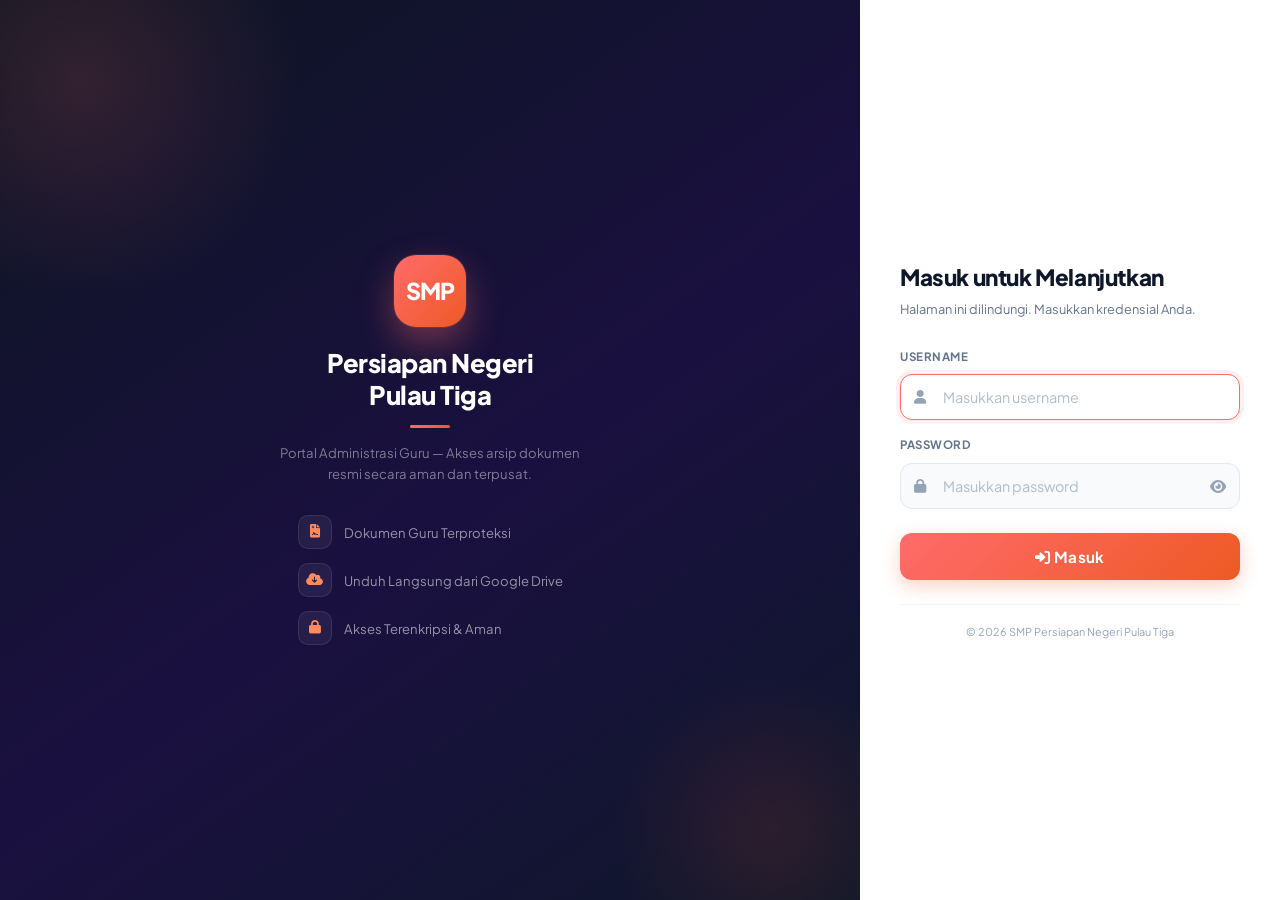
<file: documents.html>
<!DOCTYPE html>
<html lang="id" data-theme="light">

<head>
  <meta charset="UTF-8">
  <meta name="viewport" content="width=device-width, initial-scale=1.0">
  <title>Arsip Dokumen | Portal SMP Persiapan Negeri Pulau Tiga</title>
  <meta name="description" content="Unduh dokumen guru: ijazah SD, SMP, SMA, S1, dan SK Dinas dari Google Drive.">
  <link rel="preconnect" href="https://fonts.googleapis.com">
  <link rel="preconnect" href="https://fonts.gstatic.com" crossorigin>
  <link href="https://fonts.googleapis.com/css2?family=Plus+Jakarta+Sans:wght@300;400;500;600;700;800&display=swap"
    rel="stylesheet">
  <link rel="stylesheet" href="https://cdnjs.cloudflare.com/ajax/libs/font-awesome/6.0.0-beta3/css/all.min.css">
  <link rel="stylesheet" href="css/style.css">
  <style>
    /* ===== LOGIN GATE — SPLIT DESKTOP / FULL MOBILE ===== */
    #loginGate {
      position: fixed;
      inset: 0;
      z-index: 99999;
      display: flex;
      align-items: stretch;
    }

    #loginGate.hidden {
      display: none;
    }

    /* Panel kiri: branding */
    .login-left {
      flex: 1;
      min-width: 0;
      background: linear-gradient(145deg, #0d1521 0%, #1a1040 55%, #0f172a 100%);
      display: flex;
      flex-direction: column;
      align-items: center;
      justify-content: center;
      padding: 48px 40px;
      position: relative;
      overflow: hidden;
    }

    .login-left::before {
      content: '';
      position: absolute;
      width: 480px;
      height: 480px;
      background: radial-gradient(circle, rgba(255, 107, 107, 0.15) 0%, transparent 65%);
      top: -160px;
      left: -160px;
      border-radius: 50%;
      animation: blobDrift 9s ease-in-out infinite alternate;
      pointer-events: none;
    }

    .login-left::after {
      content: '';
      position: absolute;
      width: 340px;
      height: 340px;
      background: radial-gradient(circle, rgba(238, 90, 36, 0.12) 0%, transparent 65%);
      bottom: -100px;
      right: -80px;
      border-radius: 50%;
      animation: blobDrift 11s ease-in-out infinite alternate-reverse;
      pointer-events: none;
    }

    @keyframes blobDrift {
      from {
        transform: translate(0, 0) scale(1);
      }

      to {
        transform: translate(28px, 22px) scale(1.1);
      }
    }

    .login-brand {
      position: relative;
      z-index: 1;
      text-align: center;
      max-width: 320px;
    }

    .login-logo-icon {
      width: 72px;
      height: 72px;
      background: linear-gradient(135deg, #ff6b6b, #ee5a24);
      border-radius: 22px;
      display: flex;
      align-items: center;
      justify-content: center;
      font-size: 1.45rem;
      font-weight: 800;
      color: white;
      margin: 0 auto 20px;
      letter-spacing: -1px;
      box-shadow: 0 16px 36px rgba(255, 107, 107, 0.38), 0 0 0 1px rgba(255, 255, 255, 0.07);
    }

    .login-brand h2 {
      color: white;
      font-size: clamp(1.2rem, 2vw, 1.65rem);
      font-weight: 800;
      letter-spacing: -0.5px;
      line-height: 1.25;
      margin-bottom: 10px;
    }

    .login-brand-divider {
      width: 40px;
      height: 3px;
      background: linear-gradient(90deg, #ff6b6b, #ee5a24);
      border-radius: 99px;
      margin: 14px auto;
    }

    .login-brand p {
      color: rgba(255, 255, 255, 0.45);
      font-size: 0.82rem;
      line-height: 1.65;
    }

    .login-features {
      list-style: none;
      margin-top: 30px;
      display: flex;
      flex-direction: column;
      gap: 14px;
      text-align: left;
      position: relative;
      z-index: 1;
    }

    .login-features li {
      display: flex;
      align-items: center;
      gap: 12px;
      color: rgba(255, 255, 255, 0.55);
      font-size: 0.82rem;
    }

    .login-features li .fi {
      width: 34px;
      height: 34px;
      border-radius: 10px;
      flex-shrink: 0;
      background: rgba(255, 255, 255, 0.06);
      border: 1px solid rgba(255, 255, 255, 0.09);
      display: flex;
      align-items: center;
      justify-content: center;
      color: #ff8a5c;
      font-size: 0.85rem;
    }

    /* Panel kanan: form */
    .login-right {
      width: 420px;
      flex-shrink: 0;
      background: #ffffff;
      display: flex;
      flex-direction: column;
      align-items: center;
      justify-content: center;
      padding: 48px 40px;
      overflow-y: auto;
    }

    .login-box {
      width: 100%;
      max-width: 340px;
    }

    /* top brand — hanya tampil di mobile */
    .login-mobile-brand {
      display: none;
      align-items: center;
      gap: 14px;
      margin-bottom: 28px;
      padding-bottom: 22px;
      border-bottom: 1px solid #f1f5f9;
    }

    .login-mobile-brand .m-logo {
      width: 48px;
      height: 48px;
      border-radius: 14px;
      flex-shrink: 0;
      background: linear-gradient(135deg, #ff6b6b, #ee5a24);
      display: flex;
      align-items: center;
      justify-content: center;
      font-size: 0.82rem;
      font-weight: 800;
      color: white;
      box-shadow: 0 8px 18px rgba(255, 107, 107, 0.3);
    }

    .login-mobile-brand .m-text h3 {
      font-size: 0.92rem;
      font-weight: 800;
      color: #0f172a;
      letter-spacing: -0.3px;
    }

    .login-mobile-brand .m-text p {
      font-size: 0.72rem;
      color: #64748b;
      margin-top: 2px;
    }

    .login-logo {
      text-align: left;
      margin-bottom: 28px;
    }

    .login-logo h2 {
      color: #0f172a;
      font-size: 1.4rem;
      font-weight: 800;
      margin: 0 0 4px;
      letter-spacing: -0.4px;
    }

    .login-logo p {
      color: #64748b;
      font-size: 0.8rem;
      margin: 0;
      line-height: 1.55;
    }

    .login-title {
      color: #0f172a;
      font-size: 1.25rem;
      font-weight: 700;
      margin-bottom: 6px;
    }

    .login-subtitle {
      color: #64748b;
      font-size: 0.82rem;
      margin-bottom: 28px;
      line-height: 1.5;
    }

    .login-field {
      margin-bottom: 16px;
    }

    .login-field label {
      display: block;
      font-size: 0.72rem;
      font-weight: 700;
      color: #64748b;
      margin-bottom: 8px;
      letter-spacing: 0.5px;
      text-transform: uppercase;
    }

    .login-input-wrap {
      position: relative;
    }

    .login-input-wrap i.field-icon {
      position: absolute;
      left: 14px;
      top: 50%;
      transform: translateY(-50%);
      color: #94a3b8;
      font-size: 0.88rem;
      pointer-events: none;
    }

    .login-field input {
      width: 100%;
      padding: 13px 42px;
      border-radius: 12px;
      border: 1.5px solid #e2e8f0;
      background: #f8fafc;
      color: #0f172a;
      font-family: 'Plus Jakarta Sans', sans-serif;
      font-size: 0.9rem;
      transition: all 0.25s;
      box-sizing: border-box;
    }

    .login-field input::placeholder {
      color: #b0bec5;
    }

    .login-field input:focus {
      outline: none;
      border-color: #ff6b6b;
      background: #fff;
      box-shadow: 0 0 0 4px rgba(255, 107, 107, 0.1);
    }

    .login-field input.error {
      border-color: #ef4444;
      animation: shake 0.35s ease;
    }

    @keyframes shake {

      0%,
      100% {
        transform: translateX(0);
      }

      20% {
        transform: translateX(-6px);
      }

      40% {
        transform: translateX(6px);
      }

      60% {
        transform: translateX(-4px);
      }

      80% {
        transform: translateX(4px);
      }
    }

    .toggle-pw {
      position: absolute;
      right: 14px;
      top: 50%;
      transform: translateY(-50%);
      color: #94a3b8;
      cursor: pointer;
      font-size: 0.9rem;
      transition: color 0.2s;
      background: none;
      border: none;
      padding: 0;
    }

    .toggle-pw:hover {
      color: #64748b;
    }

    .login-error {
      display: none;
      background: #fef2f2;
      border: 1px solid #fecaca;
      border-radius: 10px;
      padding: 10px 14px;
      color: #dc2626;
      font-size: 0.8rem;
      margin-bottom: 16px;
      text-align: center;
    }

    .login-error.show {
      display: block;
    }

    .login-attempts {
      font-size: 0.75rem;
      color: #f97316;
      font-weight: 600;
      text-align: center;
      margin-bottom: 16px;
      display: none;
    }

    .login-attempts.show {
      display: block;
    }

    .btn-login {
      width: 100%;
      padding: 14px;
      background: linear-gradient(135deg, #ff6b6b, #ee5a24);
      color: white;
      border: none;
      border-radius: 12px;
      font-family: 'Plus Jakarta Sans', sans-serif;
      font-size: 0.95rem;
      font-weight: 700;
      cursor: pointer;
      transition: all 0.25s;
      margin-top: 8px;
      letter-spacing: 0.3px;
      box-shadow: 0 6px 18px rgba(238, 90, 36, 0.28);
    }

    .btn-login:hover:not(:disabled) {
      transform: translateY(-2px);
      box-shadow: 0 10px 24px rgba(255, 107, 107, 0.42);
    }

    .btn-login:disabled {
      opacity: 0.5;
      cursor: not-allowed;
      transform: none;
    }

    .login-footer {
      text-align: center;
      margin-top: 24px;
      font-size: 0.68rem;
      color: #94a3b8;
      border-top: 1px solid #f1f5f9;
      padding-top: 18px;
    }

    .lockout-msg {
      display: none;
      text-align: center;
      background: #fff7ed;
      border: 1px solid #fed7aa;
      border-radius: 10px;
      padding: 10px 14px;
      color: #c2410c;
      font-size: 0.8rem;
      margin-top: 12px;
    }

    .lockout-msg.show {
      display: block;
    }

    /* ── RESPONSIVE ── */
    @media (max-width: 820px) {
      .login-left {
        display: none;
      }

      .login-right {
        width: 100%;
        background: linear-gradient(145deg, #0d1521, #1a1040);
        padding: 36px 24px;
      }

      .login-box {
        max-width: 400px;
      }

      /* mobile brand header */
      .login-mobile-brand {
        display: flex !important;
      }

      .login-mobile-brand .m-text h3 {
        color: #fff;
      }

      .login-mobile-brand .m-text p {
        color: rgba(255, 255, 255, 0.45);
      }

      .login-mobile-brand {
        border-bottom-color: rgba(255, 255, 255, 0.08);
      }

      /* recolor form elements for dark bg */
      .login-logo h2 {
        color: #fff;
      }

      .login-logo p {
        color: rgba(255, 255, 255, 0.45);
      }

      .login-title {
        color: #fff;
      }

      .login-subtitle {
        color: rgba(255, 255, 255, 0.45);
      }

      .login-field label {
        color: rgba(255, 255, 255, 0.55);
      }

      .login-field input {
        background: rgba(255, 255, 255, 0.07);
        border-color: rgba(255, 255, 255, 0.12);
        color: #fff;
      }

      .login-field input::placeholder {
        color: rgba(255, 255, 255, 0.25);
      }

      .login-field input:focus {
        background: rgba(255, 255, 255, 0.1);
        border-color: #ff6b6b;
        box-shadow: 0 0 0 4px rgba(255, 107, 107, 0.18);
      }

      .login-input-wrap i.field-icon {
        color: rgba(255, 255, 255, 0.3);
      }

      .toggle-pw {
        color: rgba(255, 255, 255, 0.3);
      }

      .toggle-pw:hover {
        color: rgba(255, 255, 255, 0.65);
      }

      .login-error {
        background: rgba(239, 68, 68, 0.15);
        border-color: rgba(239, 68, 68, 0.3);
        color: #fca5a5;
      }

      .lockout-msg {
        background: rgba(249, 115, 22, 0.15);
        border-color: rgba(249, 115, 22, 0.3);
        color: #fdba74;
      }

      .login-footer {
        color: rgba(255, 255, 255, 0.22);
        border-top-color: rgba(255, 255, 255, 0.07);
      }
    }

    /* ===== END LOGIN GATE ===== */

    /* Logout button in navbar area */
    #logoutBtn {
      display: none;
      position: fixed;
      bottom: 24px;
      right: 24px;
      z-index: 9998;
      padding: 10px 20px;
      background: rgba(239, 68, 68, 0.9);
      color: white;
      border: none;
      border-radius: 99px;
      font-family: 'Plus Jakarta Sans', sans-serif;
      font-size: 0.82rem;
      font-weight: 600;
      cursor: pointer;
      backdrop-filter: blur(8px);
      box-shadow: 0 4px 16px rgba(0, 0, 0, 0.3);
      transition: all 0.2s;
      gap: 6px;
      align-items: center;
    }

    #logoutBtn:hover {
      background: #dc2626;
      transform: translateY(-2px);
    }

    /* Hide page content until logged in */
    #pageContent {
      display: none;
    }

    #pageContent.visible {
      display: block;
    }

    /* Filter buttons */
    .filter-buttons {
      display: flex;
      flex-wrap: wrap;
      gap: 10px;
      margin-bottom: 30px;
      justify-content: center;
    }

    .filter-btn {
      padding: 8px 18px;
      border-radius: 99px;
      background: var(--bg3);
      border: 1px solid var(--border);
      color: var(--text2);
      font-size: 0.85rem;
      font-weight: 600;
      cursor: pointer;
      transition: all 0.3s ease;
      display: inline-flex;
      align-items: center;
      gap: 6px;
    }

    .filter-btn i {
      font-size: 0.9rem;
    }

    .filter-btn.active {
      background: linear-gradient(135deg, var(--c1), var(--c2));
      color: white;
      border-color: transparent;
    }

    .filter-btn:hover:not(.active) {
      background: var(--bg2);
      transform: translateY(-2px);
    }

    .file-badge {
      display: inline-flex;
      align-items: center;
      gap: 4px;
      padding: 3px 8px;
      border-radius: 99px;
      font-size: 0.65rem;
      font-weight: 600;
      margin-top: 8px;
    }

    .file-badge.pdf {
      background: rgba(217, 48, 37, 0.15);
      color: #d93025;
    }

    .file-badge.excel {
      background: rgba(33, 115, 70, 0.15);
      color: #217346;
    }

    .file-badge.word {
      background: rgba(43, 87, 154, 0.15);
      color: #2b579a;
    }

    .file-size {
      font-size: 0.7rem;
      color: var(--text3);
      margin-top: 6px;
      display: flex;
      align-items: center;
      gap: 4px;
    }

    .btn-disabled {
      background: var(--bg3);
      color: var(--text3);
      cursor: not-allowed;
      opacity: 0.6;
    }

    .btn-disabled:hover {
      transform: none;
      box-shadow: none;
    }
  </style>
</head>

<body>

  <!-- ===== LOGIN GATE ===== -->
  <div id="loginGate">

    <!-- Kiri: Branding -->
    <div class="login-left">
      <div class="login-brand">
        <div class="login-logo-icon">SMP</div>
        <h2>Persiapan Negeri<br>Pulau Tiga</h2>
        <div class="login-brand-divider"></div>
        <p>Portal Administrasi Guru — Akses arsip dokumen resmi secara aman dan terpusat.</p>
      </div>
      <ul class="login-features">
        <li>
          <div class="fi"><i class="fas fa-file-contract"></i></div> Dokumen Guru Terproteksi
        </li>
        <li>
          <div class="fi"><i class="fas fa-cloud-arrow-down"></i></div> Unduh Langsung dari Google Drive
        </li>
        <li>
          <div class="fi"><i class="fas fa-lock"></i></div> Akses Terenkripsi &amp; Aman
        </li>
      </ul>
    </div>

    <!-- Kanan: Form -->
    <div class="login-right">
      <div class="login-box">

        <!-- Mini brand — hanya muncul di mobile -->
        <div class="login-mobile-brand">
          <div class="m-logo">SMP</div>
          <div class="m-text">
            <h3>Persiapan Negeri Pulau Tiga</h3>
            <p>Portal Administrasi Guru</p>
          </div>
        </div>

        <div class="login-logo">
          <h2>Masuk untuk Melanjutkan</h2>
          <p>Halaman ini dilindungi. Masukkan kredensial Anda.</p>
        </div>

        <div class="login-error" id="loginError">
          <i class="fas fa-exclamation-circle"></i> Username atau password salah.
        </div>

        <div class="login-attempts show" id="loginAttempts"></div>

        <div class="login-field">
          <label>Username</label>
          <div class="login-input-wrap">
            <i class="fas fa-user field-icon"></i>
            <input type="text" id="loginUsername" placeholder="Masukkan username" autocomplete="username">
          </div>
        </div>

        <div class="login-field">
          <label>Password</label>
          <div class="login-input-wrap">
            <i class="fas fa-lock field-icon"></i>
            <input type="password" id="loginPassword" placeholder="Masukkan password" autocomplete="current-password">
            <button class="toggle-pw" id="togglePw" type="button" tabindex="-1">
              <i class="fas fa-eye" id="eyeIcon"></i>
            </button>
          </div>
        </div>

        <div class="lockout-msg" id="lockoutMsg">
          <i class="fas fa-lock"></i> Terlalu banyak percobaan. Tunggu <span id="lockoutTimer">30</span> detik.
        </div>

        <button class="btn-login" id="loginBtn">
          <i class="fas fa-sign-in-alt"></i> Masuk
        </button>

        <div class="login-footer">
          © 2026 SMP Persiapan Negeri Pulau Tiga
        </div>
      </div>
    </div>

  </div>
  <!-- ===== END LOGIN GATE ===== -->

  <!-- ===== LOGOUT BUTTON (tampil setelah login) ===== -->
  <button id="logoutBtn" onclick="doLogout()">
    <i class="fas fa-sign-out-alt"></i> Keluar
  </button>

  <!-- ===== PAGE CONTENT (tersembunyi sampai login) ===== -->
  <div id="pageContent">

    <!-- NAVBAR -->
    <nav class="navbar">
      <div class="container">
        <div class="nav-inner">
          <a href="index.html" class="logo">
            <div class="logo-icon">SMP</div>
            <div class="logo-text">
              <span class="logo-title">Persiapan Negeri</span>
              <span class="logo-sub">Pulau Tiga • Nakai</span>
            </div>
          </a>
          <ul class="nav-links">
            <li><a href="index.html">Home</a></li>
            <li><a href="documents.html">Documents</a></li>
            <li><a href="gallery.html">Gallery</a></li>
            <li><a href="grades.html">Students Grades</a></li>
            <li><a href="exam.html">Ujian</a></li>
            <li><a href="rapor.html">Rapor</a></li>
            <li><a href="blog.html">Blog</a></li>
            <li><a href="about.html">About Me</a></li>
            <li><a href="contact.html">Contact Me</a></li>
          </ul>
          <div class="nav-right">
            <button class="dark-toggle" aria-label="Toggle dark mode" id="darkToggleBtn">
              <div class="dark-toggle-ball">☀️</div>
            </button>
            <button class="hamburger" aria-label="Menu">
              <span></span><span></span><span></span>
            </button>
          </div>
          </div>
          </div>
          </nav>
          <div class="mobile-menu" id="mobileMenu">
            <a href="index.html">Home</a>
            <a href="documents.html">Documents</a>
            <a href="gallery.html">Gallery</a>
            <a href="grades.html">Students Grades</a>
            <a href="exam.html">Ujian</a>
            <a href="rapor.html">Rapor</a>
            <a href="blog.html">Blog</a>
            <a href="about.html">About Me</a>
            <a href="contact.html">Contact Me</a>
          </div>


    <div class="page-content">

      <!-- PAGE HEADER -->
      <div class="page-header">
        <div class="page-header-bg"></div>
        <div class="container">
          <div class="fade-up"
            style="display:flex;align-items:center;justify-content:space-between;flex-wrap:wrap;gap:20px;">
            <div>
              <p class="section-label">Portal Administrasi Guru</p>
              <h1 style="font-size:clamp(1.8rem,4vw,2.6rem);font-weight:800;letter-spacing:-1px;margin-bottom:10px;">
                Arsip <span class="gradient-text">Dokumen Guru</span>
              </h1>
              <p style="color:var(--text2);font-size:0.95rem;max-width:520px;line-height:1.7;">
                Klik tombol download pada setiap file untuk mengunduh langsung dari Google Drive.
                Tersedia format PDF, Excel, dan Word.
              </p>
            </div>
            <div class="view-toggle">
              <button class="view-btn active" id="gridBtn">
                <i class="fas fa-th-large" style="margin-right:6px;"></i>Grid
              </button>
              <button class="view-btn" id="tableBtn">
                <i class="fas fa-list" style="margin-right:6px;"></i>Tabel
              </button>
            </div>
          </div>
        </div>
      </div>

      <!-- FILTER -->
      <div class="container">
        <div class="filter-buttons fade-up">
          <button class="filter-btn active" data-filter="all"><i class="fas fa-folder-open"></i> Semua</button>
          <button class="filter-btn" data-filter="pdf"><i class="fas fa-file-pdf"></i> PDF</button>
          <button class="filter-btn" data-filter="excel"><i class="fas fa-file-excel"></i> Excel</button>
          <button class="filter-btn" data-filter="word"><i class="fas fa-file-word"></i> Word</button>
        </div>
      </div>

      <!-- DOKUMEN -->
      <div class="container" style="padding-bottom:80px;">

        <!-- GRID VIEW -->
        <div class="doc-grid" id="gridView" style="margin-bottom:48px;">

          <div class="doc-card fade-up" data-file-type="pdf">
            <div class="doc-thumb"><i class="fas fa-file-pdf" style="color:#d93025;"></i></div>
            <div class="doc-body">
              <div class="doc-name">Ijazah Sarjana (S1)</div>
              <div class="doc-desc">Ijazah Sarjana Pendidikan Bahasa Inggris</div>
              <span class="file-badge pdf"><i class="fas fa-file-pdf"></i> PDF</span>
              <div class="file-size"><i class="fas fa-database"></i> ~2.5 MB</div>
              <a href="https://drive.google.com/uc?export=download&id=1kQxhubOSgE9pZeAB9QtHHHojbgsGh0kB" target="_blank"
                class="btn btn-download" style="width:100%;justify-content:center;margin-top:12px;">
                <i class="fas fa-download"></i> Download
              </a>
            </div>
          </div>

          <div class="doc-card fade-up" data-file-type="pdf">
            <div class="doc-thumb"><i class="fas fa-file-pdf" style="color:#d93025;"></i></div>
            <div class="doc-body">
              <div class="doc-name">Ijazah SMA</div>
              <div class="doc-desc">Ijazah Sekolah Menengah Atas</div>
              <span class="file-badge pdf"><i class="fas fa-file-pdf"></i> PDF</span>
              <div class="file-size"><i class="fas fa-database"></i> ~1.8 MB</div>
              <a href="https://drive.google.com/uc?export=download&id=1irCfRd6JHdLPsjBxyOzjcqokTXgOGAtb" target="_blank"
                class="btn btn-download" style="width:100%;justify-content:center;margin-top:12px;">
                <i class="fas fa-download"></i> Download
              </a>
            </div>
          </div>

          <div class="doc-card fade-up" data-file-type="pdf">
            <div class="doc-thumb"><i class="fas fa-file-pdf" style="color:#d93025;"></i></div>
            <div class="doc-body">
              <div class="doc-name">Ijazah SMP</div>
              <div class="doc-desc">Ijazah Sekolah Menengah Pertama</div>
              <span class="file-badge pdf"><i class="fas fa-file-pdf"></i> PDF</span>
              <div class="file-size"><i class="fas fa-database"></i> ~1.5 MB</div>
              <a href="https://drive.google.com/uc?export=download&id=1m6bhWIYA3X7st0P-k4SoFKmagq0d98h7" target="_blank"
                class="btn btn-download" style="width:100%;justify-content:center;margin-top:12px;">
                <i class="fas fa-download"></i> Download
              </a>
            </div>
          </div>

          <div class="doc-card fade-up" data-file-type="pdf">
            <div class="doc-thumb"><i class="fas fa-file-pdf" style="color:#d93025;"></i></div>
            <div class="doc-body">
              <div class="doc-name">Ijazah SD</div>
              <div class="doc-desc">Ijazah Sekolah Dasar</div>
              <span class="file-badge pdf"><i class="fas fa-file-pdf"></i> PDF</span>
              <div class="file-size"><i class="fas fa-database"></i> ~1.2 MB</div>
              <a href="https://drive.google.com/uc?export=download&id=1lpWM0bd8CqH1utpGSHhE2GEEQtGNMNmd" target="_blank"
                class="btn btn-download" style="width:100%;justify-content:center;margin-top:12px;">
                <i class="fas fa-download"></i> Download
              </a>
            </div>
          </div>

          <div class="doc-card fade-up" data-file-type="pdf">
            <div class="doc-thumb"><i class="fas fa-file-pdf" style="color:#d93025;"></i></div>
            <div class="doc-body">
              <div class="doc-name">SK Dinas & SK Pembagian Tugas</div>
              <div class="doc-desc">Surat Keputusan Dinas Pendidikan dan Pembagian Tugas Mengajar</div>
              <span class="file-badge pdf"><i class="fas fa-file-pdf"></i> PDF</span>
              <div class="file-size"><i class="fas fa-database"></i> ~3.2 MB</div>
              <a href="https://drive.google.com/uc?export=download&id=1IVrOtRUw2TAWYRkyuuUAR2iAUw91JDBo" target="_blank"
                class="btn btn-download" style="width:100%;justify-content:center;margin-top:12px;">
                <i class="fas fa-download"></i> Download
              </a>
            </div>
          </div>

          <div class="doc-card fade-up" data-file-type="excel">
            <div class="doc-thumb"><i class="fas fa-file-excel" style="color:#217346;"></i></div>
            <div class="doc-body">
              <div class="doc-name">Rekap Nilai Siswa</div>
              <div class="doc-desc">Rekapitulasi nilai siswa semester ganjil 2025/2026</div>
              <span class="file-badge excel"><i class="fas fa-file-excel"></i> Excel</span>
              <div class="file-size"><i class="fas fa-database"></i> ~0.8 MB</div>
              <a href="#" class="btn btn-disabled" style="width:100%;justify-content:center;margin-top:12px;">
                <i class="fas fa-download"></i> Belum Tersedia
              </a>
            </div>
          </div>

          <div class="doc-card fade-up" data-file-type="word">
            <div class="doc-thumb"><i class="fas fa-file-word" style="color:#2b579a;"></i></div>
            <div class="doc-body">
              <div class="doc-name">Proposal Program Kerja</div>
              <div class="doc-desc">Proposal program kerja tahun ajaran 2025/2026</div>
              <span class="file-badge word"><i class="fas fa-file-word"></i> Word</span>
              <div class="file-size"><i class="fas fa-database"></i> ~1.1 MB</div>
              <a href="#" class="btn btn-disabled" style="width:100%;justify-content:center;margin-top:12px;">
                <i class="fas fa-download"></i> Belum Tersedia
              </a>
            </div>
          </div>

        </div>

        <!-- TABLE VIEW -->
        <div id="tableView" style="display:none;margin-bottom:48px;">
          <h3 style="font-size:1rem;font-weight:700;margin-bottom:16px;display:flex;align-items:center;gap:8px;">
            <i class="fas fa-list" style="color:var(--accent);"></i> Daftar Lengkap Dokumen
          </h3>
          <div class="doc-table-wrap fade-up">
            <table class="doc-table">
              <thead>
                <tr>
                  <th>No</th>
                  <th>Nama Dokumen</th>
                  <th>Tipe</th>
                  <th>Deskripsi</th>
                  <th>Ukuran</th>
                  <th>Aksi</th>
                </tr>
              </thead>
              <tbody id="tableBody"></tbody>
            </table>
          </div>
        </div>

        <!-- INFO PANELS -->
        <div class="info-panel fade-up">
          <div class="info-box">
            <h3><i class="fas fa-circle-info" style="color:var(--accent);"></i> Petunjuk Download</h3>
            <ul class="step-list">
              <li>
                <div class="step-num">1</div>
                <div>Filter file berdasarkan jenis (PDF/Excel/Word) jika perlu.</div>
              </li>
              <li>
                <div class="step-num">2</div>
                <div>Pilih dokumen yang ingin diunduh.</div>
              </li>
              <li>
                <div class="step-num">3</div>
                <div>Klik tombol <strong>"Download"</strong> berwarna merah.</div>
              </li>
              <li>
                <div class="step-num">4</div>
                <div>File akan otomatis terunduh ke folder <em>Downloads</em>.</div>
              </li>
            </ul>
            <div
              style="margin-top:16px;padding:12px 16px;background:var(--bg3);border-radius:var(--radius-sm);font-size:0.82rem;color:var(--text2);">
              <i class="fas fa-shield-alt" style="color:var(--accent);margin-right:6px;"></i>
              File PDF aktif. File Excel & Word akan segera tersedia.
            </div>
          </div>

          <div class="info-box total-box">
            <div style="margin-bottom:8px;">
              <i class="fas fa-folder-open"
                style="font-size:2rem;color:var(--accent);margin-bottom:12px;display:block;"></i>
              <div
                style="font-size:0.82rem;font-weight:600;color:var(--text2);text-transform:uppercase;letter-spacing:1px;margin-bottom:4px;">
                Total Dokumen</div>
            </div>
            <div class="total-num" id="totalDocs">7</div>
            <div style="font-size:0.85rem;color:var(--text2);margin-top:12px;">5 PDF Aktif + 2 Segera</div>
            <div class="divider" style="margin:16px 0;"></div>
            <div style="display:flex;flex-direction:column;gap:8px;text-align:left;">
              <div style="display:flex;align-items:center;gap:8px;font-size:0.82rem;color:var(--text2);">
                <i class="fas fa-check-circle" style="color:#10b981;"></i> 4 Ijazah (SD, SMP, SMA, S1)
              </div>
              <div style="display:flex;align-items:center;gap:8px;font-size:0.82rem;color:var(--text2);">
                <i class="fas fa-check-circle" style="color:#10b981;"></i> 1 SK Dinas & Pembagian Tugas
              </div>
              <div style="display:flex;align-items:center;gap:8px;font-size:0.82rem;color:var(--text2);">
                <i class="fas fa-clock" style="color:#f59e0b;"></i> 2 File (Excel & Word) segera menyusul
              </div>
            </div>
            <div style="margin-top:20px;">
              <a href="contact.html" class="btn btn-outline"
                style="width:100%;justify-content:center;font-size:0.85rem;padding:10px 16px;">
                <i class="fab fa-whatsapp" style="color:#25D366;"></i> Ada Pertanyaan?
              </a>
            </div>
          </div>
        </div>

      </div>
    </div>

  </div><!-- end #pageContent -->

  <!-- MODAL ERROR -->
  <div id="errorModal" class="modal">
    <div class="modal-card">
      <div class="modal-icon"><i class="fas fa-exclamation-triangle"></i></div>
      <h3>File Belum Tersedia</h3>
      <p>Maaf, file yang Anda cari belum tersedia saat ini. File sedang dalam proses persiapan dan akan segera diunggah.
      </p>
      <div class="modal-buttons">
        <a href="contact.html" class="modal-btn modal-btn-primary"><i class="fab fa-whatsapp"></i> Hubungi Pengelola</a>
        <button class="modal-btn modal-btn-secondary" id="closeModalBtn"><i class="fas fa-times"></i> Tutup</button>
      </div>
    </div>
  </div>

  <script src="js/main.js"></script>

  <script>
    const _a = btoa('Mryanto96');
    const _b = btoa('@Nakai2026');

    const SESSION_KEY = 'doc_auth_v1';
    const MAX_ATTEMPTS = 5;
    const LOCKOUT_SECONDS = 30;

    let failedAttempts = 0;
    let lockedUntil = 0;

    function checkSession() {
      return sessionStorage.getItem(SESSION_KEY) === '1';
    }

    function setSession() {
      sessionStorage.setItem(SESSION_KEY, '1');
    }

    function clearSession() {
      sessionStorage.removeItem(SESSION_KEY);
    }

    function showContent() {
      document.getElementById('loginGate').classList.add('hidden');
      document.getElementById('pageContent').classList.add('visible');
      document.getElementById('logoutBtn').style.display = 'flex';
    }

    function showLoginGate() {
      document.getElementById('loginGate').classList.remove('hidden');
      document.getElementById('pageContent').classList.remove('visible');
      document.getElementById('logoutBtn').style.display = 'none';
    }

    function doLogout() {
      clearSession();
      showLoginGate();
      document.getElementById('loginUsername').value = '';
      document.getElementById('loginPassword').value = '';
      document.getElementById('loginError').classList.remove('show');
    }

    function updateAttemptsMsg() {
      const el = document.getElementById('loginAttempts');
      const left = MAX_ATTEMPTS - failedAttempts;
      if (failedAttempts > 0 && failedAttempts < MAX_ATTEMPTS) {
        el.classList.add('show');
        el.textContent = `Percobaan tersisa: ${left}`;
      } else {
        el.classList.remove('show');
      }
    }

    function startLockout() {
      lockedUntil = Date.now() + LOCKOUT_SECONDS * 1000;
      const btn = document.getElementById('loginBtn');
      const lockMsg = document.getElementById('lockoutMsg');
      const timerEl = document.getElementById('lockoutTimer');
      btn.disabled = true;
      lockMsg.classList.add('show');

      const interval = setInterval(() => {
        const remaining = Math.ceil((lockedUntil - Date.now()) / 1000);
        if (remaining <= 0) {
          clearInterval(interval);
          btn.disabled = false;
          lockMsg.classList.remove('show');
          failedAttempts = 0;
          updateAttemptsMsg();
        } else {
          timerEl.textContent = remaining;
        }
      }, 500);
    }

    function doLogin() {
      if (Date.now() < lockedUntil) return;

      const uInput = document.getElementById('loginUsername').value.trim();
      const pInput = document.getElementById('loginPassword').value;
      const errEl = document.getElementById('loginError');
      const uField = document.getElementById('loginUsername');
      const pField = document.getElementById('loginPassword');

      if (btoa(uInput) === _a && btoa(pInput) === _b) {
        failedAttempts = 0;
        errEl.classList.remove('show');
        setSession();
        showContent();
      } else {
        failedAttempts++;
        errEl.classList.add('show');

        uField.classList.remove('error'); pField.classList.remove('error');
        void uField.offsetWidth;
        uField.classList.add('error'); pField.classList.add('error');
        setTimeout(() => { uField.classList.remove('error'); pField.classList.remove('error'); }, 400);

        updateAttemptsMsg();

        if (failedAttempts >= MAX_ATTEMPTS) {
          startLockout();
        }
      }
    }

    document.getElementById('togglePw').addEventListener('click', () => {
      const input = document.getElementById('loginPassword');
      const icon = document.getElementById('eyeIcon');
      const isHidden = input.type === 'password';
      input.type = isHidden ? 'text' : 'password';
      icon.className = isHidden ? 'fas fa-eye-slash' : 'fas fa-eye';
    });

    ['loginUsername', 'loginPassword'].forEach(id => {
      document.getElementById(id).addEventListener('keydown', e => {
        if (e.key === 'Enter') doLogin();
      });
    });

    document.getElementById('loginBtn').addEventListener('click', doLogin);

    if (checkSession()) {
      showContent();
    } else {
      showLoginGate();
      setTimeout(() => document.getElementById('loginUsername').focus(), 100);
    }
  </script>

</body>

</html>
</file>
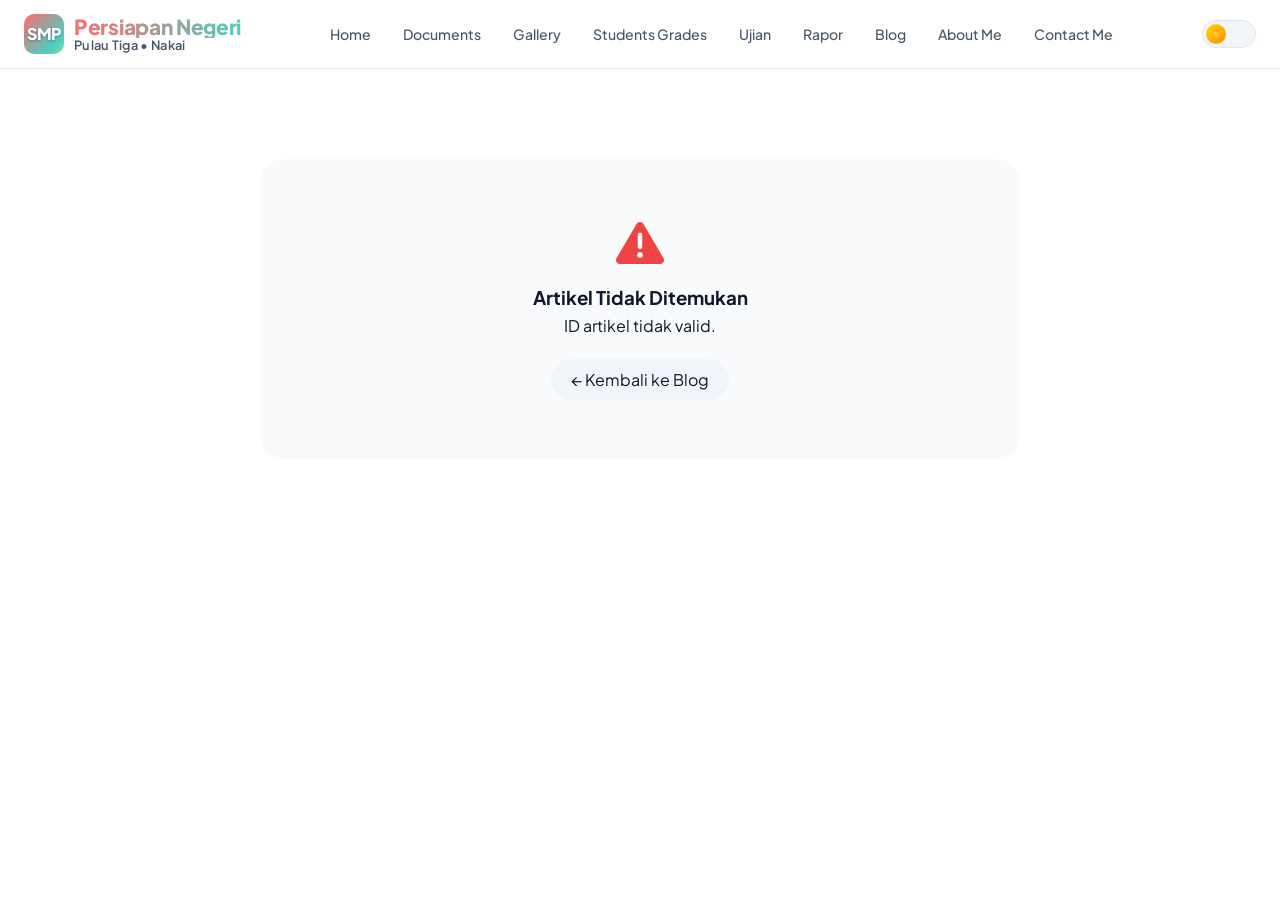
<file: post.html>
<!DOCTYPE html>
<html lang="id" data-theme="light">

<head>
    <meta charset="UTF-8">
    <meta name="viewport" content="width=device-width, initial-scale=1.0, user-scalable=yes">
    <title>Artikel | SMP Persiapan Negeri Pulau Tiga</title>
    <meta name="description"
        content="Baca artikel lengkap tentang kegiatan belajar mengajar, tips pendidikan, dan pengalaman mengajar di daerah 3T.">
    <link rel="preconnect" href="https://fonts.googleapis.com">
    <link rel="preconnect" href="https://fonts.gstatic.com" crossorigin>
    <link href="https://fonts.googleapis.com/css2?family=Plus+Jakarta+Sans:wght@300;400;500;600;700;800&display=swap"
        rel="stylesheet">
    <link rel="stylesheet" href="https://cdnjs.cloudflare.com/ajax/libs/font-awesome/6.0.0-beta3/css/all.min.css">
    <link rel="stylesheet" href="css/style.css">
    <style>
        .article-container {
            max-width: 800px;
            margin: 0 auto;
            padding: 40px 20px;
        }

        .article-header {
            text-align: center;
            margin-bottom: 40px;
        }

        .article-category {
            display: inline-block;
            padding: 4px 16px;
            border-radius: 99px;
            font-size: 0.8rem;
            font-weight: 600;
            color: white;
            margin-bottom: 16px;
        }

        .article-category.tips {
            background: #10b981;
        }

        .article-category.experience {
            background: #3b82f6;
        }

        .article-category.news {
            background: #f59e0b;
        }

        .article-category.activity {
            background: #8b5cf6;
        }

        .article-title {
            font-size: 2rem;
            font-weight: 800;
            color: var(--text);
            margin-bottom: 16px;
            line-height: 1.3;
        }

        .article-meta {
            display: flex;
            justify-content: center;
            gap: 20px;
            font-size: 0.85rem;
            color: var(--text2);
            flex-wrap: wrap;
        }

        .article-meta span {
            display: flex;
            align-items: center;
            gap: 6px;
        }

        .article-image {
            width: 100%;
            max-height: 420px;
            object-fit: cover;
            margin-bottom: 32px;
        }

        .article-content {
            font-size: 1rem;
            line-height: 1.8;
            color: var(--text2);
            word-wrap: break-word;
            overflow-wrap: break-word;
        }

        .article-content h1,
        .article-content h2,
        .article-content h3 {
            color: var(--text);
            margin-top: 32px;
            margin-bottom: 16px;
        }

        .article-content h1 {
            font-size: 1.8rem;
        }

        .article-content h2 {
            font-size: 1.5rem;
        }

        .article-content h3 {
            font-size: 1.2rem;
        }

        .article-content p {
            margin-bottom: 16px;
        }

        .article-content ul,
        .article-content ol {
            margin-bottom: 16px;
            padding-left: 24px;
        }

        .article-content li {
            margin-bottom: 8px;
        }

        .article-content blockquote {
            border-left: 4px solid var(--c1);
            padding-left: 20px;
            margin: 20px 0;
            font-style: italic;
            color: var(--text);
        }

        .article-content code {
            background: var(--bg2);
            padding: 2px 6px;
            border-radius: 6px;
            font-family: monospace;
        }

        .article-content pre {
            background: var(--bg2);
            padding: 16px;
            border-radius: 12px;
            overflow-x: auto;
        }

        .article-content table {
            width: 100%;
            border-collapse: collapse;
            margin: 20px 0;
            display: block;
            overflow-x: auto;
        }

        .article-content th,
        .article-content td {
            border: 1px solid var(--border);
            padding: 8px 12px;
            text-align: left;
        }

        .article-content th {
            background: var(--bg3);
        }

        .article-content img {
            max-width: 100%;
            border-radius: 12px;
            margin: 20px 0;
            height: auto;
        }

        .article-content iframe {
            max-width: 100%;
            border-radius: 12px;
            margin: 20px 0;
            height: auto;
        }

        .back-button {
            display: inline-flex;
            align-items: center;
            gap: 8px;
            padding: 8px 20px;
            border-radius: 99px;
            background: var(--bg3);
            color: var(--text);
            text-decoration: none;
            transition: all 0.3s;
        }

        .back-button:hover {
            background: var(--c1);
            color: white;
        }

        .share-buttons {
            display: flex;
            justify-content: center;
            gap: 16px;
            margin-top: 40px;
            padding-top: 20px;
            border-top: 1px solid var(--border);
            flex-wrap: wrap;
        }

        .share-btn {
            padding: 8px 16px;
            border-radius: 99px;
            background: var(--bg2);
            color: var(--text);
            text-decoration: none;
            font-size: 0.8rem;
            transition: all 0.3s;
            display: inline-flex;
            align-items: center;
            gap: 8px;
        }

        .share-btn:hover {
            transform: translateY(-2px);
        }

        .share-btn.whatsapp {
            background: #25D366;
            color: white;
        }

        .share-btn.facebook {
            background: #1877F2;
            color: white;
        }

        .share-btn.twitter {
            background: #1DA1F2;
            color: white;
        }

        /* ===== ARTIKEL TERKAIT - RESPONSIVE IMPROVED ===== */
        .related-section {
            max-width: 800px;
            margin: 0 auto;
            padding: 0 20px 60px;
        }

        .related-title {
            font-size: 1.2rem;
            font-weight: 700;
            color: var(--text);
            margin-bottom: 24px;
            padding-top: 40px;
            border-top: 2px solid var(--border);
            display: flex;
            align-items: center;
            gap: 10px;
        }

        .related-title i {
            color: var(--c1);
        }

        /* Responsive Grid - Lebih baik untuk mobile */
        .related-grid {
            display: grid;
            grid-template-columns: repeat(3, 1fr);
            gap: 16px;
            margin-bottom: 40px;
        }

        .related-card {
            background: var(--card-bg);
            border: 1px solid var(--border);
            border-radius: 16px;
            overflow: hidden;
            cursor: pointer;
            transition: all 0.3s ease;
            text-decoration: none;
            display: flex;
            flex-direction: column;
            height: 100%;
        }

        .related-card:hover {
            transform: translateY(-4px);
            box-shadow: 0 8px 20px rgba(0, 0, 0, 0.12);
            border-color: var(--c1);
        }

        .related-image {
            height: 140px;
            overflow: hidden;
            background: var(--bg3);
            position: relative;
            flex-shrink: 0;
        }

        .related-image img {
            width: 100%;
            height: 100%;
            object-fit: cover;
            transition: transform 0.4s ease;
        }

        .related-card:hover .related-image img {
            transform: scale(1.05);
        }

        .related-cat-badge {
            position: absolute;
            top: 10px;
            left: 10px;
            padding: 4px 10px;
            border-radius: 99px;
            font-size: 0.65rem;
            font-weight: 600;
            color: white;
            background: rgba(0, 0, 0, 0.5);
            backdrop-filter: blur(2px);
        }

        .related-body {
            padding: 14px 12px;
            flex: 1;
            display: flex;
            flex-direction: column;
        }

        .related-body h4 {
            font-size: 0.85rem;
            font-weight: 700;
            color: var(--text);
            line-height: 1.4;
            margin-bottom: 8px;
            overflow: hidden;
            display: -webkit-box;
            /* -webkit-line-clamp: 2; */
            -webkit-box-orient: vertical;
            min-height: 38px;
        }

        .related-body p {
            font-size: 0.7rem;
            color: var(--text3);
            display: flex;
            align-items: center;
            gap: 5px;
            margin-top: auto;
        }

        .article-bottom {
            display: flex;
            justify-content: center;
            padding-top: 8px;
        }

        /* ===== LOADING & ERROR ===== */
        .loading {
            text-align: center;
            padding: 60px;
        }

        .loading-spinner {
            width: 50px;
            height: 50px;
            border: 3px solid var(--border);
            border-top-color: var(--c1);
            border-radius: 50%;
            animation: spin 0.8s linear infinite;
            margin: 0 auto 20px;
        }

        .error-message {
            text-align: center;
            padding: 60px 20px;
            background: var(--bg2);
            border-radius: 24px;
        }

        .error-message i {
            font-size: 3rem;
            color: #ef4444;
            margin-bottom: 16px;
            display: block;
        }

        @keyframes spin {
            to {
                transform: rotate(360deg);
            }
        }

        /* ===== RESPONSIVE BREAKPOINTS ===== */
        @media (max-width: 768px) {
            .article-container {
                padding: 20px 16px;
            }

            .article-title {
                font-size: 1.5rem;
            }

            .article-meta {
                flex-direction: column;
                align-items: center;
                gap: 8px;
            }

            .share-buttons {
                gap: 10px;
            }

            .share-btn {
                padding: 6px 12px;
                font-size: 0.75rem;
            }

            /* Tablet: 2 kolom */
            .related-grid {
                grid-template-columns: repeat(2, 1fr);
                gap: 14px;
            }

            .related-body {
                padding: 10px;
            }

            .related-body h4 {
                font-size: 0.8rem;
                /* -webkit-line-clamp: 3; */
                min-height: 54px;
            }

            .related-image {
                height: 120px;
            }
        }

        @media (max-width: 480px) {

            /* Mobile kecil: tetap 2 kolom agar tidak terlalu kecil */
            .related-grid {
                grid-template-columns: repeat(2, 1fr);
                gap: 12px;
            }

            .related-section {
                padding: 0 16px 40px;
            }

            .related-title {
                font-size: 1rem;
                padding-top: 30px;
                margin-bottom: 16px;
            }

            .related-body h4 {
                font-size: 0.75rem;
                /* -webkit-line-clamp: 3; */
                min-height: 50px;
            }

            .related-body p {
                font-size: 0.65rem;
            }

            .related-image {
                height: 100px;
            }

            .related-cat-badge {
                font-size: 0.6rem;
                padding: 2px 8px;
                top: 6px;
                left: 6px;
            }

            .article-bottom .back-button {
                padding: 8px 16px;
                font-size: 0.8rem;
            }
        }

        @media (max-width: 360px) {

            /* Layar sangat kecil (seperti Galaxy Fold) tetap 2 kolom */
            .related-grid {
                grid-template-columns: repeat(2, 1fr);
                gap: 8px;
            }

            .related-body h4 {
                font-size: 0.7rem;
                min-height: 46px;
            }

            .related-image {
                height: 90px;
            }
        }

        /* Dark mode support untuk card */
        body.dark .related-card {
            background: var(--card-bg);
            border-color: var(--border);
        }

        body.dark .related-card:hover {
            border-color: var(--c1);
            box-shadow: 0 8px 20px rgba(0, 0, 0, 0.3);
        }
    </style>
</head>

<body>
    <!-- NAVBAR -->
    <nav class="navbar">
        <div class="container">
            <div class="nav-inner">
                <a href="index.html" class="logo">
                    <div class="logo-icon">SMP</div>
                    <div class="logo-text">
                        <span class="logo-title">Persiapan Negeri</span>
                        <span class="logo-sub">Pulau Tiga • Nakai</span>
                    </div>
                </a>
                <ul class="nav-links">
                    <li><a href="index.html">Home</a></li>
                    <li><a href="documents.html">Documents</a></li>
                    <li><a href="gallery.html">Gallery</a></li>
                    <li><a href="grades.html">Students Grades</a></li>
                    <li><a href="exam.html">Ujian</a></li>
                    <li><a href="rapor.html">Rapor</a></li>
                    <li><a href="blog.html">Blog</a></li>
                    <li><a href="about.html">About Me</a></li>
                    <li><a href="contact.html">Contact Me</a></li>
                </ul>
                <div class="nav-right">
                    <button class="dark-toggle" aria-label="Toggle dark mode" id="darkToggleBtn">
                        <div class="dark-toggle-ball">☀️</div>
                    </button>
                    <button class="hamburger" aria-label="Menu">
                        <span></span><span></span><span></span>
                    </button>
                </div>
            </div>
        </div>
    </nav>
    <div class="mobile-menu" id="mobileMenu">
        <a href="index.html">Home</a>
        <a href="documents.html">Documents</a>
        <a href="gallery.html">Gallery</a>
        <a href="grades.html">Students Grades</a>
        <a href="exam.html">Ujian</a>
        <a href="rapor.html">Rapor</a>
        <a href="blog.html">Blog</a>
        <a href="about.html">About Me</a>
        <a href="contact.html">Contact Me</a>
    </div>

    <br><br>

    <div class="page-content">
        <div class="container">

            <!-- KONTEN ARTIKEL -->
            <div class="article-container">
                <div id="articleContent">
                    <div class="loading">
                        <div class="loading-spinner"></div>
                        <p>Memuat artikel...</p>
                    </div>
                </div>
            </div>

            <!-- ARTIKEL TERKAIT + TOMBOL KEMBALI -->
            <div class="related-section" id="relatedSection" style="display:none;">
                <h3 class="related-title">
                    <i class="fas fa-book-open"></i> Artikel Lainnya
                </h3>
                <div class="related-grid" id="relatedGrid"></div>
                <div class="article-bottom">
                    <a href="blog.html" class="back-button" style="background: var(--c1); color: white;">
                        <i class="fas fa-arrow-left"></i> Kembali ke Blog
                    </a>
                </div>
            </div>

        </div>
    </div>

    <script src="js/main.js"></script>
    <script>
        // ===== KONFIGURASI =====
        const APPS_SCRIPT_URL = 'https://script.google.com/macros/s/AKfycbwKklVbd31j2FospmGAJoXkGGZyaASx8MQ3bHzK0GauTwNbEPhc0cIm8lVnHxt32Z-__Q/exec';

        // ===== HELPER =====
        function getArticleId() {
            const urlParams = new URLSearchParams(window.location.search);
            return urlParams.get('id');
        }

        function escapeHtml(text) {
            if (!text) return '';
            const div = document.createElement('div');
            div.textContent = text;
            return div.innerHTML;
        }

        function formatDate(dateString) {
            if (!dateString) return '';
            const date = new Date(dateString);
            return date.toLocaleDateString('id-ID', { day: 'numeric', month: 'long', year: 'numeric' });
        }

        function getCategoryLabel(kategori) {
            const labels = {
                tips: 'Tips Mengajar',
                experience: 'Pengalaman Mengajar',
                news: 'Berita Sekolah',
                activity: 'Kegiatan'
            };
            return labels[kategori] || 'Artikel';
        }

        function getCategoryColor(kategori) {
            const colors = {
                tips: '#10b981',
                experience: '#3b82f6',
                news: '#f59e0b',
                activity: '#8b5cf6'
            };
            return colors[kategori] || '#10b981';
        }

        // ===== UPDATE VIEWS =====
        async function updateViews(id) {
            try {
                await fetch(APPS_SCRIPT_URL, {
                    method: 'POST',
                    body: JSON.stringify({
                        action: 'updateViews',
                        id: parseInt(id)
                    })
                });
            } catch (error) {
                console.error('Error updating views:', error);
            }
        }

        // ===== AMBIL SATU ARTIKEL =====
        async function loadArticle(id) {
            try {
                const response = await fetch(`${APPS_SCRIPT_URL}?action=getArticleById&id=${id}&t=${Date.now()}`);
                const result = await response.json();
                if (result.success && result.data) return result.data;
                return null;
            } catch (error) {
                console.error('Error loading article:', error);
                return null;
            }
        }

        // ===== AMBIL SEMUA ARTIKEL =====
        async function loadAllArticles() {
            try {
                const response = await fetch(`${APPS_SCRIPT_URL}?action=getAllArticles&t=${Date.now()}`);
                const result = await response.json();
                if (result.success && result.data) return result.data;
                return [];
            } catch (error) {
                console.error('Error loading all articles:', error);
                return [];
            }
        }

        // ===== RENDER ARTIKEL TERKAIT =====
        async function renderRelatedArticles(currentId, currentKategori) {
            const section = document.getElementById('relatedSection');
            const grid = document.getElementById('relatedGrid');
            if (!section || !grid) return;

            const allArticles = await loadAllArticles();

            // Buang artikel yang sedang dibaca
            const others = allArticles.filter(a => a.id != currentId);

            // Selalu tampilkan tombol kembali meski tidak ada artikel lain
            section.style.display = 'block';

            if (others.length === 0) {
                grid.style.display = 'none';
                document.querySelector('.related-title').style.display = 'none';
                return;
            }

            // Prioritaskan kategori yang sama (maksimal 3), lalu tambah dari kategori lain jika kurang
            const sameCategory = others.filter(a => a.kategori === currentKategori);
            const diffCategory = others.filter(a => a.kategori !== currentKategori);
            let related = [...sameCategory];

            if (related.length < 3) {
                const need = 3 - related.length;
                related = [...related, ...diffCategory.slice(0, need)];
            } else {
                related = related.slice(0, 3);
            }

            grid.innerHTML = related.map(article => {
                const label = getCategoryLabel(article.kategori);
                const color = getCategoryColor(article.kategori);
                const imageHtml = article.gambar && article.gambar.trim() !== ''
                    ? `<img src="${article.gambar}" alt="${escapeHtml(article.judul)}" onerror="this.style.display='none'">`
                    : '<div style="width:100%;height:100%;background:linear-gradient(135deg, var(--c1) 0%, var(--c2) 100%);display:flex;align-items:center;justify-content:center;"><i class="fas fa-newspaper" style="color:white;opacity:0.7;font-size:2rem;"></i></div>';

                return `
                    <a href="post.html?id=${article.id}" class="related-card">
                        <div class="related-image">
                            ${imageHtml}
                            <span class="related-cat-badge" style="background: ${color}">${label}</span>
                        </div>
                        <div class="related-body">
                            <h4>${escapeHtml(article.judul)}</h4>
                            <p><i class="fas fa-calendar-alt"></i> ${formatDate(article.timestamp)}</p>
                        </div>
                    </a>
                `;
            }).join('');

            // Tampilkan grid jika ada artikel
            if (related.length > 0) {
                grid.style.display = 'grid';
                document.querySelector('.related-title').style.display = 'flex';
            } else {
                grid.style.display = 'none';
                document.querySelector('.related-title').style.display = 'none';
            }
        }

        // ===== RENDER ARTIKEL UTAMA =====
        async function renderArticle() {
            const container = document.getElementById('articleContent');
            if (!container) return;

            const id = getArticleId();

            if (!id) {
                container.innerHTML = `
                    <div class="error-message">
                        <i class="fas fa-exclamation-triangle"></i>
                        <h3>Artikel Tidak Ditemukan</h3>
                        <p>ID artikel tidak valid.</p>
                        <a href="blog.html" class="back-button" style="margin-top: 20px;">← Kembali ke Blog</a>
                    </div>
                `;
                return;
            }

            const article = await loadArticle(id);

            if (!article) {
                container.innerHTML = `
                    <div class="error-message">
                        <i class="fas fa-search"></i>
                        <h3>Artikel Tidak Ditemukan</h3>
                        <p>Artikel yang Anda cari tidak tersedia atau telah dihapus.</p>
                        <a href="blog.html" class="back-button" style="margin-top: 20px;">← Kembali ke Blog</a>
                    </div>
                `;
                return;
            }

            // Update views hanya jika belum pernah dibuka dari browser ini
            const storageKey = `viewed_${id}`;
            const alreadyViewed = localStorage.getItem(storageKey);
            if (!alreadyViewed) {
                await updateViews(id);
                localStorage.setItem(storageKey, 'true');
            }
            // Tampilkan views yang sudah termasuk update jika belum pernah dilihat
            const displayViews = alreadyViewed ? (article.views || 0) : (article.views || 0) + 1;

            const categoryLabel = getCategoryLabel(article.kategori);
            const categoryColor = getCategoryColor(article.kategori);

            // Proses konten HTML agar aman
            let articleContent = article.isi || '<p>Konten tidak tersedia.</p>';

            container.innerHTML = `
                <div class="article-header">
                    <span class="article-category ${article.kategori}" style="background: ${categoryColor}">
                        ${categoryLabel}
                    </span>
                    <h1 class="article-title">${escapeHtml(article.judul)}</h1>
                    <div class="article-meta">
                        <span><i class="fas fa-calendar-alt"></i> ${formatDate(article.timestamp)}</span>
                        <span><i class="fas fa-eye"></i> ${displayViews} views</span>
                    </div>
                </div>
                ${article.gambar && article.gambar.trim() !== '' ? `<img src="${article.gambar}" alt="${escapeHtml(article.judul)}" class="article-image" onerror="this.style.display='none'">` : ''}
                <div class="article-content">
                    ${articleContent}
                </div>
                <div class="share-buttons">
                    <a href="https://wa.me/?text=${encodeURIComponent('Baca artikel: ' + article.judul + ' - ' + window.location.href)}"
                       target="_blank" class="share-btn whatsapp">
                        <i class="fab fa-whatsapp"></i> WhatsApp
                    </a>
                    <a href="https://www.facebook.com/sharer/sharer.php?u=${encodeURIComponent(window.location.href)}"
                       target="_blank" class="share-btn facebook">
                        <i class="fab fa-facebook-f"></i> Facebook
                    </a>
                    <a href="https://twitter.com/intent/tweet?text=${encodeURIComponent('Baca artikel: ' + article.judul)}&url=${encodeURIComponent(window.location.href)}"
                       target="_blank" class="share-btn twitter">
                        <i class="fab fa-twitter"></i> Twitter
                    </a>
                </div>
            `;

            // Update judul tab browser
            document.title = `${article.judul} | SMP Persiapan Negeri Pulau Tiga`;

            // Render artikel terkait + tombol kembali setelah artikel utama selesai
            await renderRelatedArticles(id, article.kategori);
        }

        // ===== INIT =====
        document.addEventListener('DOMContentLoaded', () => {
            renderArticle();
        });
    </script>
</body>

</html>
</file>
<file: css/style.css>
@import url('https://fonts.googleapis.com/css2?family=Plus+Jakarta+Sans:wght@300;400;500;600;700;800&display=swap');

/* ===== CSS VARIABLES ===== */
:root {
  --bg: #ffffff;
  --bg2: #f8fafc;
  --bg3: #f1f5f9;
  --text: #0f172a;
  --text2: #475569;
  --text3: #94a3b8;
  --accent: #2563eb;
  --accent2: #1d4ed8;
  --border: #e2e8f0;
  --card-bg: #ffffff;
  --nav-bg: rgba(255, 255, 255, 0.85);
  --shadow: 0 4px 24px rgba(15, 23, 42, 0.08);
  --shadow-lg: 0 12px 48px rgba(15, 23, 42, 0.14);

  --c1: #FF6B6B;
  --c2: #4ECDC4;
  --c3: #FFE66D;
  --c4: #A8E6CF;
  --c5: #FF8B94;

  --font: 'Plus Jakarta Sans', sans-serif;
  --container: 1280px;
  --radius: 16px;
  --radius-sm: 10px;
  --transition: 0.3s cubic-bezier(0.4, 0, 0.2, 1);
}

[data-theme="dark"] {
  --bg: #0f172a;
  --bg2: #1e293b;
  --bg3: #243046;
  --text: #f8fafc;
  --text2: #94a3b8;
  --text3: #64748b;
  --accent: #3b82f6;
  --accent2: #60a5fa;
  --border: #334155;
  --card-bg: #1e293b;
  --nav-bg: rgba(15, 23, 42, 0.88);
  --shadow: 0 4px 24px rgba(0, 0, 0, 0.3);
  --shadow-lg: 0 12px 48px rgba(0, 0, 0, 0.45);
}

/* ===== RESET & BASE ===== */
*,
*::before,
*::after {
  box-sizing: border-box;
  margin: 0;
  padding: 0;
}

html {
  scroll-behavior: smooth;
}

body {
  font-family: var(--font);
  background: var(--bg);
  color: var(--text);
  line-height: 1.6;
  transition: background var(--transition), color var(--transition);
  overflow-x: hidden;
}

a {
  text-decoration: none;
  color: inherit;
}

img {
  max-width: 100%;
  display: block;
}

button {
  cursor: pointer;
  font-family: var(--font);
  border: none;
}

/* ===== SCROLLBAR ===== */
::-webkit-scrollbar {
  width: 6px;
}

::-webkit-scrollbar-track {
  background: var(--bg2);
}

::-webkit-scrollbar-thumb {
  background: var(--border);
  border-radius: 99px;
}

::-webkit-scrollbar-thumb:hover {
  background: var(--accent);
}

/* ===== CONTAINER ===== */
.container {
  max-width: var(--container);
  margin: 0 auto;
  padding: 0 24px;
}

@media (max-width: 768px) {
  .container {
    padding: 0 16px;
  }
}

.announcement-bar {
  background: linear-gradient(90deg, #fef9e3, #fff5e6);
  border-left: 4px solid #f5a623;
  padding: 12px 20px;
  border-radius: 16px;
  display: flex;
  align-items: center;
  gap: 12px;
  flex-wrap: wrap;
  margin-bottom: 40px;
  color: #000000;
}

.announcement-bar i {
  color: #000000;
}

/* ===== LOADING OVERLAY ===== */
.loading-overlay {
  position: fixed;
  top: 0;
  left: 0;
  right: 0;
  bottom: 0;
  background: rgba(0, 0, 0, 0.8);
  backdrop-filter: blur(8px);
  z-index: 10000;
  display: flex;
  align-items: center;
  justify-content: center;
  opacity: 0;
  transition: opacity 0.3s ease;
}

.loading-overlay.active {
  opacity: 1;
}

.loading-card {
  background: var(--card-bg);
  border-radius: 24px;
  padding: 32px 40px;
  text-align: center;
  box-shadow: 0 20px 60px rgba(0, 0, 0, 0.3);
  min-width: 300px;
  max-width: 380px;
  border: 1px solid var(--border);
  animation: fadeUp 0.4s ease;
}

.loading-spinner {
  width: 56px;
  height: 56px;
  border: 4px solid var(--border);
  border-top-color: var(--c1);
  border-right-color: var(--c2);
  border-bottom-color: var(--c3);
  border-radius: 50%;
  margin: 0 auto 20px;
  animation: spin 0.8s linear infinite;
}

.loading-text {
  font-size: 1rem;
  margin-bottom: 16px;
  color: var(--text);
  line-height: 1.5;
}

.loading-text strong {
  color: var(--accent);
  font-size: 0.9rem;
}

.loading-message {
  font-size: 0.85rem;
  color: var(--text2);
  margin-bottom: 16px;
}

.loading-hint {
  font-size: 0.75rem;
  color: var(--text3);
  margin-top: 16px;
  padding-top: 12px;
  border-top: 1px solid var(--border);
  display: flex;
  align-items: center;
  justify-content: center;
  gap: 6px;
}

/* ===== MODAL POPUP ERROR (VERSI FINAL - TIDAK DUPLIKAT) ===== */
.modal {
  display: none;
  position: fixed;
  top: 0;
  left: 0;
  right: 0;
  bottom: 0;
  background: rgba(0, 0, 0, 0.8);
  backdrop-filter: blur(8px);
  z-index: 10001;
  align-items: center;
  justify-content: center;
}

.modal.show {
  display: flex;
}

.modal-card {
  background: var(--card-bg);
  border-radius: 24px;
  max-width: 400px;
  width: 90%;
  padding: 32px 28px;
  text-align: center;
  border: 1px solid var(--border);
  box-shadow: 0 20px 60px rgba(0, 0, 0, 0.3);
  animation: fadeUp 0.3s ease;
  pointer-events: auto;
}

.modal-icon {
  width: 70px;
  height: 70px;
  background: linear-gradient(135deg, rgba(255, 107, 107, 0.15), rgba(255, 107, 107, 0.05));
  border-radius: 50%;
  display: flex;
  align-items: center;
  justify-content: center;
  margin: 0 auto 20px;
}

.modal-icon i {
  font-size: 2.5rem;
  color: #FF6B6B;
}

.modal-card h3 {
  font-size: 1.3rem;
  font-weight: 700;
  margin-bottom: 12px;
  color: var(--text);
}

.modal-card p {
  color: var(--text2);
  font-size: 0.9rem;
  line-height: 1.6;
  margin-bottom: 24px;
}

.modal-card p strong {
  color: var(--accent);
  font-weight: 700;
}

.modal-buttons {
  display: flex;
  gap: 12px;
  justify-content: center;
  flex-wrap: wrap;
}

.modal-btn {
  padding: 10px 20px;
  border-radius: 99px;
  font-weight: 600;
  font-size: 0.85rem;
  cursor: pointer;
  transition: all 0.3s ease;
  border: none;
  text-decoration: none;
  display: inline-flex;
  align-items: center;
  gap: 8px;
}

.modal-btn-primary {
  background: linear-gradient(135deg, #25D366, #128C7E);
  color: white;
}

.modal-btn-primary:hover {
  transform: translateY(-2px);
  box-shadow: 0 4px 12px rgba(37, 211, 102, 0.4);
}

.modal-btn-secondary {
  background: var(--bg3);
  border: 1px solid var(--border);
  color: var(--text2);
}

.modal-btn-secondary:hover {
  background: var(--bg2);
  transform: translateY(-2px);
}

/* ===== TOMBOL DISABLED ===== */
.btn-disabled {
  background: var(--bg3);
  color: var(--text3);
  cursor: not-allowed;
  opacity: 0.6;
  border: 1px solid var(--border);
}

.btn-disabled:hover {
  transform: none;
  box-shadow: none;
  background: var(--bg3);
}

/* ===== NAVBAR ===== */
.navbar {
  position: fixed;
  top: 0;
  left: 0;
  right: 0;
  z-index: 100;
  background: var(--nav-bg);
  backdrop-filter: blur(20px);
  -webkit-backdrop-filter: blur(20px);
  border-bottom: 1px solid var(--border);
  transition: background var(--transition), border-color var(--transition);
}

.nav-inner {
  display: flex;
  align-items: center;
  justify-content: space-between;
  height: 68px;
}

/* Logo */
.logo {
  display: flex;
  align-items: center;
  gap: 10px;
  font-weight: 800;
  font-size: 1rem;
}

.logo-icon {
  width: 40px;
  height: 40px;
  border-radius: 10px;
  background: linear-gradient(135deg, var(--c1), var(--c2), var(--c3), var(--c4), var(--c5));
  background-size: 300% 300%;
  animation: gradientShift 4s ease infinite;
  display: flex;
  align-items: center;
  justify-content: center;
  font-size: 1rem;
  font-weight: 900;
  color: white;
  text-shadow: 0 1px 3px rgba(0, 0, 0, 0.3);
  flex-shrink: 0;
  letter-spacing: -0.5px;
}

.logo-text {
  display: flex;
  flex-direction: column;
  line-height: 1.1;
}

.logo-title {
  background: linear-gradient(90deg, var(--c1), var(--c2), var(--c3));
  background-size: 200% 200%;
  animation: gradientShift 3s ease infinite;
  -webkit-background-clip: text;
  -webkit-text-fill-color: transparent;
  background-clip: text;
  font-size: 1.3rem;
  font-weight: 800;
  letter-spacing: -0.3px;
}

.logo-sub {
  font-size: 0.8rem;
  color: var(--text2);
  font-weight: 600;
  letter-spacing: 0.3px;
}

/* Nav Links */
.nav-links {
  display: flex;
  align-items: center;
  gap: 4px;
  list-style: none;
}

.nav-links a {
  padding: 8px 14px;
  border-radius: 8px;
  font-size: 0.88rem;
  font-weight: 500;
  color: var(--text2);
  transition: color var(--transition), background var(--transition);
  position: relative;
}

.nav-links a:hover {
  color: var(--text);
  background-color: var(--bg3);
}

.nav-links a.active {
  color: var(--accent);
  font-weight: 600;
}

.nav-links a.active::after {
  content: '';
  position: absolute;
  bottom: 2px;
  left: 14px;
  right: 14px;
  height: 2px;
  border-radius: 99px;
  background: linear-gradient(90deg, var(--c1), var(--c2), var(--c3));
  background-size: 200%;
  animation: gradientShift 2s ease infinite;
}

/* Nav Right */
.nav-right {
  display: flex;
  align-items: center;
  gap: 12px;
}

/* Dark Mode Toggle */
.dark-toggle {
  width: 54px;
  height: 28px;
  background: var(--bg3);
  border-radius: 99px;
  border: 1.5px solid var(--border);
  position: relative;
  cursor: pointer;
  transition: background var(--transition), border-color var(--transition);
  display: flex;
  align-items: center;
  padding: 3px;
}

.dark-toggle-ball {
  width: 20px;
  height: 20px;
  border-radius: 50%;
  background: linear-gradient(135deg, #FFD700, #FF8C00);
  transition: transform 0.4s cubic-bezier(0.34, 1.56, 0.64, 1), background 0.3s;
  display: flex;
  align-items: center;
  justify-content: center;
  font-size: 10px;
}

[data-theme="dark"] .dark-toggle-ball {
  transform: translateX(24px);
  background: linear-gradient(135deg, #e2e8f0, #94a3b8);
}

/* Hamburger */
.hamburger {
  display: none;
  flex-direction: column;
  gap: 5px;
  background: none;
  padding: 4px;
  border-radius: 8px;
}

.hamburger span {
  display: block;
  width: 22px;
  height: 2px;
  background: var(--text);
  border-radius: 99px;
  transition: all 0.3s;
}

/* Mobile Menu */
.mobile-menu {
  display: none;
  position: fixed;
  top: 68px;
  left: 0;
  right: 0;
  background: var(--nav-bg);
  backdrop-filter: blur(20px);
  -webkit-backdrop-filter: blur(20px);
  border-bottom: 1px solid var(--border);
  padding: 12px 16px 20px;
  z-index: 99;
  flex-direction: column;
  gap: 4px;
}

.mobile-menu.open {
  display: flex;
}

.mobile-menu a {
  padding: 12px 16px;
  border-radius: 10px;
  font-weight: 500;
  color: var(--text2);
  transition: all var(--transition);
}

.mobile-menu a:hover,
.mobile-menu a.active {
  background: var(--bg3);
  color: var(--accent);
}

/* ===== PAGE WRAPPER ===== */
.page-content {
  padding-top: 68px;
}

/* ===== ANIMATIONS ===== */
@keyframes gradientShift {
  0% {
    background-position: 0% 50%;
  }

  50% {
    background-position: 100% 50%;
  }

  100% {
    background-position: 0% 50%;
  }
}

@keyframes float {

  0%,
  100% {
    transform: translateY(0px);
  }

  50% {
    transform: translateY(-16px);
  }
}

@keyframes fadeUp {
  from {
    opacity: 0;
    transform: translateY(30px);
  }

  to {
    opacity: 1;
    transform: translateY(0);
  }
}

@keyframes blobPulse {

  0%,
  100% {
    border-radius: 40% 60% 40% 60% / 50% 40% 60% 50%;
  }

  25% {
    border-radius: 55% 45% 65% 35% / 40% 60% 40% 60%;
  }

  50% {
    border-radius: 45% 55% 35% 65% / 60% 35% 65% 40%;
  }

  75% {
    border-radius: 60% 40% 50% 50% / 35% 65% 35% 65%;
  }
}

@keyframes spin {
  to {
    transform: rotate(360deg);
  }
}

@keyframes pulse {

  0%,
  100% {
    transform: scale(1);
  }

  50% {
    transform: scale(1.05);
  }
}

@keyframes shimmer {
  0% {
    transform: translateX(-100%);
  }

  100% {
    transform: translateX(100%);
  }
}

.fade-up {
  opacity: 0;
  transform: translateY(30px);
  transition: opacity 0.7s ease, transform 0.7s ease;
}

.fade-up.visible {
  opacity: 1;
  transform: translateY(0);
}

/* ===== GRADIENT TEXT ===== */
.gradient-text {
  background: linear-gradient(135deg, var(--c1), var(--c2), var(--c3), var(--c4));
  background-size: 300% 300%;
  animation: gradientShift 4s ease infinite;
  -webkit-background-clip: text;
  -webkit-text-fill-color: transparent;
  background-clip: text;
}

/* ===== BADGE ===== */
.badge {
  display: inline-flex;
  align-items: center;
  gap: 6px;
  padding: 6px 14px;
  border-radius: 99px;
  font-size: 0.8rem;
  font-weight: 600;
  background: var(--bg3);
  border: 1px solid var(--border);
  color: var(--text2);
  letter-spacing: 0.3px;
}

.badge-dot {
  width: 7px;
  height: 7px;
  border-radius: 50%;
  background: linear-gradient(135deg, var(--c1), var(--c2));
  animation: pulse 2s ease infinite;
}

/* ===== BUTTONS ===== */
.btn {
  display: inline-flex;
  align-items: center;
  gap: 8px;
  padding: 12px 24px;
  border-radius: 99px;
  font-size: 0.9rem;
  font-weight: 600;
  transition: all var(--transition);
  border: none;
  cursor: pointer;
}

.btn-primary {
  background: linear-gradient(135deg, var(--c1), var(--c2), var(--c3));
  background-size: 200% 200%;
  animation: gradientShift 3s ease infinite;
  color: white;
  box-shadow: 0 4px 20px rgba(255, 107, 107, 0.3);
}

.btn-primary:hover {
  transform: translateY(-2px) scale(1.02);
  box-shadow: 0 8px 28px rgba(255, 107, 107, 0.45);
}

.btn-outline {
  background: transparent;
  border: 2px solid var(--border);
  color: var(--text);
}

.btn-outline:hover {
  border-color: var(--accent);
  color: var(--accent);
  background: var(--bg3);
}

.btn-download {
  background: linear-gradient(135deg, #d93025, #e53935);
  color: white;
  border-radius: 10px;
  padding: 10px 18px;
  font-size: 0.85rem;
  box-shadow: 0 4px 14px rgba(217, 48, 37, 0.3);
}

.btn-download:hover {
  transform: translateY(-2px);
  box-shadow: 0 8px 22px rgba(217, 48, 37, 0.45);
}

.btn-wa {
  background: linear-gradient(135deg, #25D366, #128C7E);
  color: white;
  border-radius: 99px;
  padding: 14px 28px;
  font-size: 0.95rem;
  font-weight: 700;
  box-shadow: 0 4px 20px rgba(37, 211, 102, 0.35);
  width: 100%;
  justify-content: center;
}

.btn-wa:hover {
  transform: translateY(-2px);
  box-shadow: 0 8px 28px rgba(37, 211, 102, 0.5);
}

/* ===== SECTION TITLES ===== */
.section-label {
  font-size: 0.78rem;
  font-weight: 700;
  letter-spacing: 2px;
  text-transform: uppercase;
  color: var(--accent);
  margin-bottom: 10px;
}

.section-title {
  font-size: clamp(1.8rem, 4vw, 2.6rem);
  font-weight: 800;
  line-height: 1.2;
  letter-spacing: -1px;
  color: var(--text);
  margin-bottom: 16px;
}

.section-desc {
  font-size: 1rem;
  color: var(--text2);
  max-width: 560px;
  line-height: 1.7;
}

/* ===== CARDS ===== */
.card {
  background: var(--card-bg);
  border: 1px solid var(--border);
  border-radius: var(--radius);
  padding: 24px;
  transition: all var(--transition);
  position: relative;
  overflow: hidden;
}

.card:hover {
  transform: translateY(-4px);
  box-shadow: var(--shadow-lg);
  border-color: var(--accent);
}

/* ===== FOOTER ===== */
footer {
  background: var(--bg2);
  border-top: 1px solid var(--border);
  padding: 28px 0;
  text-align: center;
  font-size: 0.85rem;
  color: var(--text2);
  transition: background var(--transition);
}

footer span {
  color: var(--c1);
}

/* ===== STAT CARDS ===== */
.stats-row {
  display: flex;
  gap: 20px;
  flex-wrap: wrap;
}

.stat-card {
  text-align: center;
  padding: 20px 24px;
  background: var(--card-bg);
  border: 1px solid var(--border);
  border-radius: var(--radius-sm);
  min-width: 110px;
  flex: 1;
  transition: all var(--transition);
}

.stat-card:hover {
  transform: translateY(-3px);
  box-shadow: var(--shadow);
}

.stat-value {
  font-size: 2rem;
  font-weight: 800;
  background: linear-gradient(135deg, var(--c1), var(--c2));
  -webkit-background-clip: text;
  -webkit-text-fill-color: transparent;
  background-clip: text;
  line-height: 1;
}

.stat-label {
  font-size: 0.78rem;
  color: var(--text2);
  font-weight: 500;
  margin-top: 6px;
}

/* ===== PROFILE IMAGE ===== */
.profile-frame {
  position: relative;
  width: 400px;
  height: 450px;
  flex-shrink: 0;
}

.profile-frame::before {
  content: '';
  position: absolute;
  inset: -4px;
  border-radius: 40% 60% 40% 60% / 50% 40% 60% 50%;
  background: linear-gradient(135deg, var(--c1), var(--c2), var(--c3), var(--c4), var(--c5));
  background-size: 300% 300%;
  animation: gradientShift 4s ease infinite, blobPulse 8s ease infinite;
  z-index: 0;
}

.profile-img {
  position: absolute;
  inset: 6px;
  border-radius: 40% 60% 40% 60% / 50% 40% 60% 50%;
  object-fit: cover;
  width: calc(100% - 20px);
  height: calc(100% - 1px);
  animation: blobPulse 8s ease infinite, float 6s ease-in-out infinite;
  z-index: 1;
}

.profile-wrapper {
  display: flex;
  justify-content: center;
  align-items: center;
}

/* ===== HERO ===== */
.hero {
  min-height: calc(100vh - 68px);
  display: flex;
  align-items: center;
  padding: 60px 0 80px;
  position: relative;
  overflow: hidden;
}

.hero-bg {
  position: absolute;
  inset: 0;
  background: radial-gradient(ellipse at 70% 40%, rgba(78, 205, 196, 0.07) 0%, transparent 60%),
    radial-gradient(ellipse at 20% 80%, rgba(255, 107, 107, 0.06) 0%, transparent 50%),
    radial-gradient(ellipse at 50% 0%, rgba(255, 230, 109, 0.05) 0%, transparent 50%);
  pointer-events: none;
}

.hero-inner {
  display: grid;
  grid-template-columns: 1fr auto;
  gap: 60px;
  align-items: center;
}

.hero-text {
  max-width: 600px;
}

.hero h1 {
  font-size: clamp(2rem, 5vw, 3.2rem);
  font-weight: 800;
  line-height: 1.15;
  letter-spacing: -1.5px;
  margin-bottom: 20px;
}

.hero-desc {
  font-size: 1.05rem;
  color: var(--text2);
  line-height: 1.8;
  margin-bottom: 32px;
}

.hero-actions {
  display: flex;
  gap: 12px;
  flex-wrap: wrap;
  margin-bottom: 40px;
}

/* ===== DECORATIVE DOTS ===== */
.dots-grid {
  position: absolute;
  width: 200px;
  height: 200px;
  background-image: radial-gradient(circle, var(--border) 1.5px, transparent 1.5px);
  background-size: 20px 20px;
  opacity: 0.6;
  pointer-events: none;
}

/* ===== RESPONSIVE ===== */
@media (max-width: 900px) {
  .hero-inner {
    grid-template-columns: 1fr;
    text-align: center;
    gap: 40px;
  }

  .hero-actions {
    justify-content: center;
  }

  .stats-row {
    justify-content: center;
  }

  .profile-frame {
    width: 260px;
    height: 260px;
  }

  .profile-wrapper {
    order: -1;
  }

  .nav-links {
    display: none;
  }

  .hamburger {
    display: flex;
  }
}

/* ===== DOC GRID ===== */
.doc-grid {
  display: grid;
  grid-template-columns: repeat(auto-fill, minmax(260px, 1fr));
  gap: 20px;
}

.doc-card {
  background: var(--card-bg);
  border: 1px solid var(--border);
  border-radius: var(--radius);
  overflow: hidden;
  transition: all var(--transition);
}

.doc-card:hover {
  transform: translateY(-6px);
  box-shadow: var(--shadow-lg);
  border-color: #d93025;
}

.doc-thumb {
  height: 120px;
  background: var(--bg3);
  display: flex;
  align-items: center;
  justify-content: center;
  transition: all var(--transition);
}

.doc-card:hover .doc-thumb {
  background: linear-gradient(135deg, rgba(217, 48, 37, 0.08), rgba(255, 107, 107, 0.12));
}

.doc-thumb i {
  font-size: 3.5rem;
  color: #d93025;
  transition: transform var(--transition);
}

.doc-card:hover .doc-thumb i {
  transform: scale(1.1);
}

.doc-body {
  padding: 18px;
}

.doc-name {
  font-size: 0.95rem;
  font-weight: 700;
  color: var(--text);
  margin-bottom: 6px;
}

.doc-desc {
  font-size: 0.8rem;
  color: var(--text2);
  margin-bottom: 14px;
  line-height: 1.5;
}

/* Filter buttons */
.filter-buttons {
  display: flex;
  flex-wrap: wrap;
  gap: 10px;
  margin-bottom: 30px;
  justify-content: center;
}

.filter-btn {
  padding: 8px 18px;
  border-radius: 99px;
  background: var(--bg3);
  border: 1px solid var(--border);
  color: var(--text2);
  font-size: 0.85rem;
  font-weight: 600;
  cursor: pointer;
  transition: all 0.3s ease;
  display: inline-flex;
  align-items: center;
  gap: 6px;
}

.filter-btn i {
  font-size: 0.9rem;
}

.filter-btn.active {
  background: linear-gradient(135deg, var(--c1), var(--c2));
  color: white;
  border-color: transparent;
}

.filter-btn:hover:not(.active) {
  background: var(--bg2);
  transform: translateY(-2px);
}

/* Badge file type */
.file-badge {
  display: inline-flex;
  align-items: center;
  gap: 4px;
  padding: 3px 8px;
  border-radius: 99px;
  font-size: 0.65rem;
  font-weight: 600;
  margin-top: 8px;
}

.file-badge.pdf {
  background: rgba(217, 48, 37, 0.15);
  color: #d93025;
}

.file-badge.excel {
  background: rgba(33, 115, 70, 0.15);
  color: #217346;
}

.file-badge.word {
  background: rgba(43, 87, 154, 0.15);
  color: #2b579a;
}

.file-size {
  font-size: 0.7rem;
  color: var(--text3);
  margin-top: 6px;
  display: flex;
  align-items: center;
  gap: 4px;
}

/* Table */
.doc-table-wrap {
  overflow-x: auto;
  border-radius: var(--radius);
  border: 1px solid var(--border);
}

.doc-table {
  width: 100%;
  border-collapse: collapse;
  font-size: 0.88rem;
}

.doc-table th {
  background: var(--bg3);
  padding: 14px 18px;
  text-align: left;
  font-weight: 700;
  color: var(--text2);
  font-size: 0.78rem;
  letter-spacing: 0.5px;
  text-transform: uppercase;
  border-bottom: 1px solid var(--border);
}

.doc-table td {
  padding: 14px 18px;
  border-bottom: 1px solid var(--border);
  color: var(--text);
  transition: background var(--transition);
}

.doc-table tbody tr:hover td {
  background: var(--bg3);
}

.doc-table tbody tr:last-child td {
  border-bottom: none;
}

/* Info Panel */
.info-panel {
  display: grid;
  grid-template-columns: 1fr 1fr;
  gap: 20px;
}

.info-box {
  background: var(--card-bg);
  border: 1px solid var(--border);
  border-radius: var(--radius);
  padding: 24px;
}

.info-box h3 {
  font-size: 0.95rem;
  font-weight: 700;
  margin-bottom: 16px;
  display: flex;
  align-items: center;
  gap: 8px;
}

.step-list {
  list-style: none;
}

.step-list li {
  display: flex;
  align-items: flex-start;
  gap: 12px;
  padding: 10px 0;
  border-bottom: 1px solid var(--border);
  font-size: 0.88rem;
  color: var(--text2);
}

.step-list li:last-child {
  border-bottom: none;
}

.step-num {
  width: 26px;
  height: 26px;
  border-radius: 50%;
  background: linear-gradient(135deg, var(--c1), var(--c2));
  color: white;
  font-size: 0.75rem;
  font-weight: 700;
  display: flex;
  align-items: center;
  justify-content: center;
  flex-shrink: 0;
}

.total-box {
  text-align: center;
  padding: 32px;
}

.total-num {
  font-size: 4rem;
  font-weight: 800;
  background: linear-gradient(135deg, var(--c1), var(--c2), var(--c3));
  background-size: 200%;
  animation: gradientShift 3s ease infinite;
  -webkit-background-clip: text;
  -webkit-text-fill-color: transparent;
  background-clip: text;
  line-height: 1;
}

/* ===== CONTACT PAGE ===== */
.contact-grid {
  display: grid;
  grid-template-columns: 1fr 1.2fr;
  gap: 40px;
  align-items: start;
}

.contact-info-box {
  background: var(--card-bg);
  border: 1px solid var(--border);
  border-radius: var(--radius);
  padding: 32px;
}

.contact-item {
  display: flex;
  align-items: flex-start;
  gap: 16px;
  padding: 18px 0;
  border-bottom: 1px solid var(--border);
}

.contact-item:last-of-type {
  border-bottom: none;
}

.contact-icon {
  width: 42px;
  height: 42px;
  border-radius: 10px;
  display: flex;
  align-items: center;
  justify-content: center;
  font-size: 1rem;
  flex-shrink: 0;
}

.ci-wa {
  background: linear-gradient(135deg, rgba(37, 211, 102, 0.15), rgba(18, 140, 126, 0.15));
  color: #25D366;
}

.ci-loc {
  background: linear-gradient(135deg, rgba(37, 99, 235, 0.12), rgba(78, 205, 196, 0.12));
  color: var(--accent);
}

.ci-time {
  background: linear-gradient(135deg, rgba(255, 230, 109, 0.2), rgba(255, 140, 0, 0.15));
  color: #f59e0b;
}

.contact-detail h4 {
  font-size: 0.88rem;
  font-weight: 700;
  margin-bottom: 4px;
}

.contact-detail p {
  font-size: 0.85rem;
  color: var(--text2);
  line-height: 1.5;
}

/* Form */
.contact-form-box {
  background: var(--card-bg);
  border: 1px solid var(--border);
  border-radius: var(--radius);
  padding: 32px;
}

.form-group {
  margin-bottom: 20px;
}

.form-group label {
  display: block;
  font-size: 0.85rem;
  font-weight: 600;
  margin-bottom: 8px;
  color: var(--text);
}

.form-group input,
.form-group textarea {
  width: 100%;
  padding: 12px 16px;
  border-radius: var(--radius-sm);
  border: 1.5px solid var(--border);
  background: var(--bg);
  color: var(--text);
  font-family: var(--font);
  font-size: 0.9rem;
  transition: all var(--transition);
  outline: none;
  resize: vertical;
}

.form-group input:focus,
.form-group textarea:focus {
  border-color: var(--accent);
  box-shadow: 0 0 0 3px rgba(59, 130, 246, 0.12);
  background: var(--bg);
}

.form-group textarea {
  min-height: 130px;
}

/* ===== ABOUT PAGE - FULLY RESPONSIVE ===== */
.about-hero {
  padding: 60px 0 40px;
  text-align: center;
}

.about-hero .profile-frame {
  margin: 0 auto 32px;
  width: 200px;
  height: 200px;
}

.about-hero h1 {
  font-size: clamp(1.8rem, 5vw, 2.5rem);
  font-weight: 800;
  letter-spacing: -1px;
  margin-bottom: 16px;
}

.about-bio {
  max-width: 700px;
  margin: 0 auto;
  color: var(--text2);
  font-size: 1rem;
  line-height: 1.7;
}

.quote-box {
  background: linear-gradient(135deg, rgba(255, 107, 107, 0.06), rgba(78, 205, 196, 0.06), rgba(255, 230, 109, 0.04));
  border: 1px solid var(--border);
  border-left: 4px solid;
  border-image: linear-gradient(to bottom, var(--c1), var(--c2), var(--c3)) 1;
  border-radius: 0 var(--radius-sm) var(--radius-sm) 0;
  padding: 24px 28px;
  font-style: italic;
  color: var(--text2);
  font-size: clamp(0.9rem, 3vw, 1.05rem);
  line-height: 1.7;
  position: relative;
}

.quote-box::before {
  content: '"';
  font-size: 5rem;
  line-height: 0.8;
  position: absolute;
  top: 16px;
  left: 16px;
  background: linear-gradient(135deg, var(--c1), var(--c2));
  -webkit-background-clip: text;
  -webkit-text-fill-color: transparent;
  background-clip: text;
  font-family: Georgia, serif;
  opacity: 0.25;
}

/* About Grid - Responsive */
.about-grid {
  display: grid;
  grid-template-columns: repeat(2, 1fr);
  gap: 24px;
  margin-top: 32px;
}

.feature-card {
  background: var(--card-bg);
  border: 1px solid var(--border);
  border-radius: var(--radius);
  padding: 28px;
  transition: all var(--transition);
}

.feature-card:hover {
  transform: translateY(-4px);
  box-shadow: var(--shadow);
  border-color: transparent;
  background: linear-gradient(var(--card-bg), var(--card-bg)) padding-box,
    linear-gradient(135deg, var(--c1), var(--c2), var(--c3)) border-box;
  border: 1px solid transparent;
}

.feature-icon {
  width: 48px;
  height: 48px;
  border-radius: 12px;
  display: flex;
  align-items: center;
  justify-content: center;
  font-size: 1.2rem;
  margin-bottom: 16px;
}

.fi-1 {
  background: linear-gradient(135deg, rgba(255, 107, 107, 0.15), rgba(255, 107, 107, 0.05));
  color: var(--c1);
}

.fi-2 {
  background: linear-gradient(135deg, rgba(78, 205, 196, 0.15), rgba(78, 205, 196, 0.05));
  color: var(--c2);
}

.fi-3 {
  background: linear-gradient(135deg, rgba(255, 230, 109, 0.2), rgba(255, 140, 0, 0.1));
  color: #f59e0b;
}

.fi-4 {
  background: linear-gradient(135deg, rgba(168, 230, 207, 0.2), rgba(78, 205, 196, 0.1));
  color: #10b981;
}

.feature-card h3 {
  font-size: clamp(0.9rem, 3vw, 0.95rem);
  font-weight: 700;
  margin-bottom: 8px;
}

.feature-card p {
  font-size: clamp(0.8rem, 2.5vw, 0.85rem);
  color: var(--text2);
  line-height: 1.6;
}

/* About Info List - Responsive */
.about-info-list {
  display: flex;
  flex-direction: column;
  gap: 16px;
}

.about-info-item {
  display: flex;
  align-items: flex-start;
  gap: 16px;
  padding: 20px;
  background: var(--card-bg);
  border: 1px solid var(--border);
  border-radius: var(--radius);
  transition: all var(--transition);
}

.about-info-item:hover {
  transform: translateX(4px);
  border-color: var(--accent);
}

.about-info-icon {
  width: 44px;
  height: 44px;
  border-radius: 10px;
  display: flex;
  align-items: center;
  justify-content: center;
  font-size: 1.1rem;
  flex-shrink: 0;
}

.about-info-content {
  flex: 1;
}

.about-info-content h4 {
  font-size: 0.92rem;
  font-weight: 700;
  margin-bottom: 4px;
  color: var(--text);
}

.about-info-content p {
  font-size: 0.8rem;
  color: var(--text2);
  line-height: 1.5;
}

/* ===== RESPONSIVE ABOUT PAGE ===== */
@media (max-width: 768px) {
  .about-grid {
    grid-template-columns: 1fr;
    gap: 16px;
  }

  .feature-card {
    padding: 20px;
    text-align: center;
  }

  .feature-icon {
    margin: 0 auto 12px;
  }

  .quote-box {
    padding: 20px;
    margin: 0 8px;
  }

  .quote-box::before {
    font-size: 3.5rem;
    top: 10px;
    left: 10px;
  }

  .about-hero {
    padding: 40px 0 30px;
  }

  .about-hero .profile-frame {
    width: 150px;
    height: 150px;
  }

  .about-info-item {
    padding: 16px;
  }

  .about-info-icon {
    width: 36px;
    height: 36px;
    font-size: 0.9rem;
  }
}

@media (max-width: 480px) {
  .about-info-item {
    flex-direction: column;
    align-items: center;
    text-align: center;
    gap: 10px;
  }

  .about-info-icon {
    width: 40px;
    height: 40px;
  }

  .feature-card {
    padding: 18px;
  }

  .quote-box {
    padding: 16px;
  }
}

/* ===== PAGE HEADER ===== */
.page-header {
  padding: 60px 0 40px;
  border-bottom: 1px solid var(--border);
  margin-bottom: 48px;
  position: relative;
  overflow: hidden;
}

.page-header-bg {
  position: absolute;
  inset: 0;
  background: radial-gradient(ellipse at 80% 50%, rgba(78, 205, 196, 0.06) 0%, transparent 60%),
    radial-gradient(ellipse at 10% 50%, rgba(255, 107, 107, 0.05) 0%, transparent 50%);
  pointer-events: none;
}

/* ===== RESPONSIVE FIXES ===== */
@media (max-width: 768px) {

  .contact-grid,
  .info-panel {
    grid-template-columns: 1fr;
  }

  .profile-frame {
    width: 200px;
    height: 200px;
  }

  .doc-grid {
    grid-template-columns: 1fr;
  }

  .section {
    padding: 50px 0;
  }
}

@media (max-width: 480px) {
  .container {
    padding: 0 12px;
  }

  .btn {
    padding: 10px 18px;
    font-size: 0.8rem;
  }

  .section-title {
    font-size: 1.5rem;
  }

  .hero-actions {
    flex-direction: column;
    align-items: stretch;
  }

  .hero-actions .btn {
    justify-content: center;
  }

  .stats-row {
    flex-direction: column;
    gap: 12px;
  }

  .stat-card {
    padding: 12px 16px;
  }

  .stat-value {
    font-size: 1.5rem;
  }

  .modal-card {
    width: 85%;
    padding: 24px 20px;
    margin: 0 16px;
  }

  .modal-icon {
    width: 55px;
    height: 55px;
  }

  .modal-icon i {
    font-size: 2rem;
  }

  .modal-card h3 {
    font-size: 1.1rem;
  }

  .modal-card p {
    font-size: 0.85rem;
  }

  .modal-btn {
    padding: 8px 16px;
    font-size: 0.8rem;
  }
}

/* ===== SECTION SPACING ===== */
.section {
  padding: 80px 0;
}

.section-sm {
  padding: 60px 0;
}

/* ===== DIVIDER ===== */
.divider {
  height: 1px;
  background: linear-gradient(90deg, transparent, var(--border), transparent);
  margin: 48px 0;
}

/* ===== TAG ===== */
.tag {
  display: inline-flex;
  align-items: center;
  padding: 4px 10px;
  border-radius: 99px;
  font-size: 0.75rem;
  font-weight: 600;
  background: var(--bg3);
  color: var(--text2);
  border: 1px solid var(--border);
}

/* ===== VIEW TOGGLE ===== */
.view-toggle {
  display: flex;
  gap: 4px;
  background: var(--bg3);
  padding: 4px;
  border-radius: 10px;
  border: 1px solid var(--border);
}

.view-btn {
  padding: 7px 14px;
  border-radius: 7px;
  background: none;
  font-size: 0.82rem;
  font-weight: 600;
  color: var(--text2);
  transition: all var(--transition);
}

.view-btn.active {
  background: var(--card-bg);
  color: var(--accent);
  box-shadow: var(--shadow);
}

/* ===== RESPONSIVE MODAL ===== */
@media (max-width: 480px) {
  .modal-card {
    width: 85%;
    padding: 24px 20px;
  }

  .modal-icon {
    width: 55px;
    height: 55px;
  }

  .modal-icon i {
    font-size: 2rem;
  }

  .modal-card h3 {
    font-size: 1.1rem;
  }

  .modal-card p {
    font-size: 0.85rem;
  }

  .modal-btn {
    padding: 8px 16px;
    font-size: 0.8rem;
  }
}
</file>
